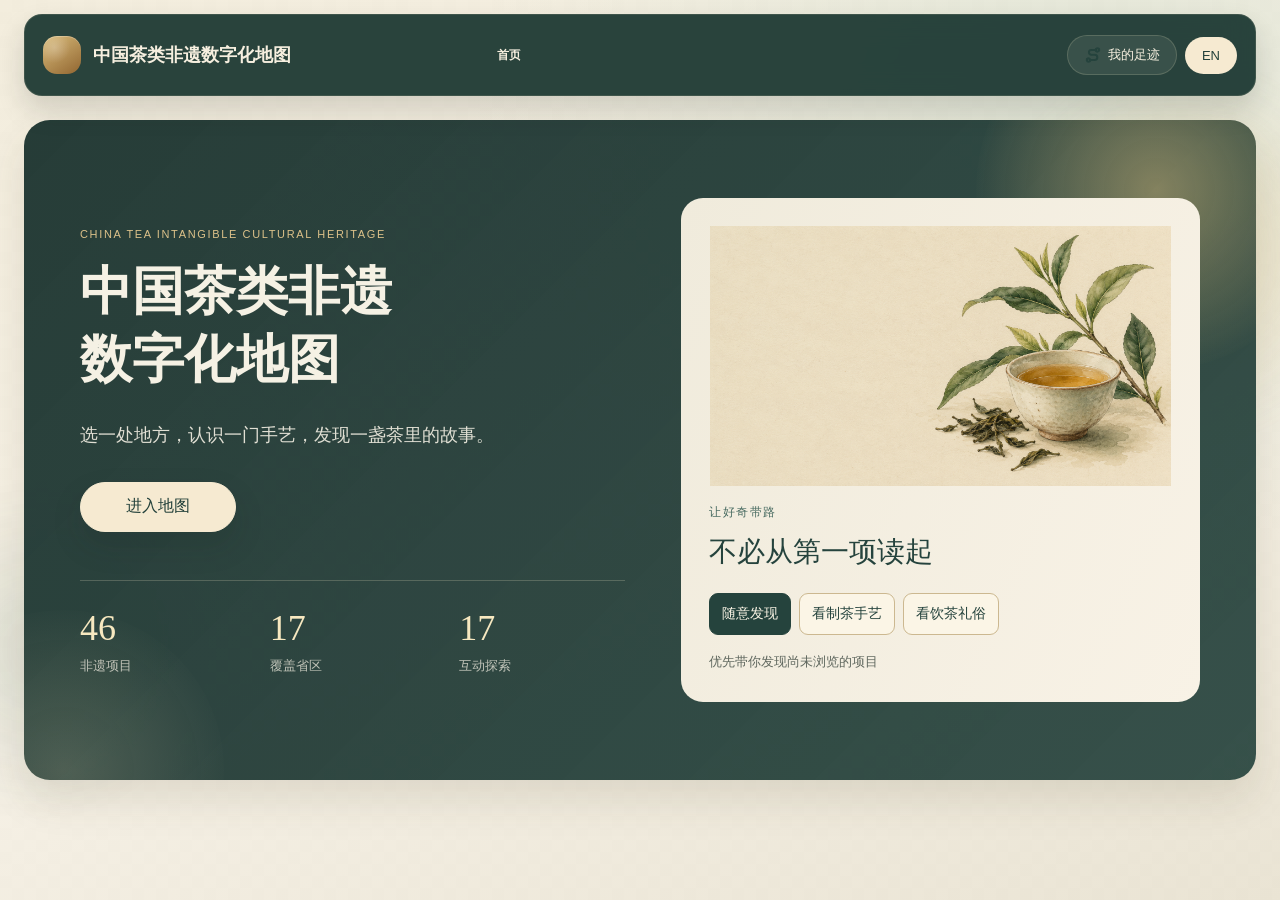
<file: index.html>
﻿<!DOCTYPE html>
<html lang="zh-CN">
<head>
  <meta name="robots" content="noindex,nofollow">
  <meta charset="UTF-8">
  <meta name="viewport" content="width=device-width, initial-scale=1.0">
  <title>中国茶类非遗数字化地图</title>
  <link rel="stylesheet" href="styles.css?v=b58bcf7135b9">
  <link rel="stylesheet" href="experience.css?v=8250c9bff6d0">
  <link rel="stylesheet" href="detail-experience.css?v=e8eceb5a2e3e">
  <link rel="stylesheet" href="zhejiang-experience.css?v=c16510ce0d60">
  <link rel="stylesheet" href="static-workflow.css?v=994aae9293f8">
</head>
<body>
  <div class="paper-noise"></div>
  <div class="page-ambient page-ambient-a" aria-hidden="true"></div>
  <div class="page-ambient page-ambient-b" aria-hidden="true"></div>

  <header class="site-header" id="siteHeader">
    <button class="brand-button" id="siteHomeButton" type="button">
      <span class="brand-emblem" aria-hidden="true"></span>
      <span class="brand-copy">
        <span class="brand-title" id="siteTitle">中国茶类非遗数字化地图</span>
      </span>
    </button>
    <nav class="breadcrumb" id="breadcrumb" aria-label="页面路径"></nav>
    <div class="site-actions">
      <button id="footprintsButton" class="header-button" type="button" data-explore-action="footprints">我的足迹</button>
      <button id="globalBackButton" class="header-button" type="button">返回</button>
      <button id="langToggle" class="header-button header-button-accent" type="button">EN</button>
    </div>
  </header>

  <main class="site-main">
    <header class="hero" id="landingShell">
      <div class="hero-copy">
        <p class="eyebrow" id="landingEyebrow">China Tea Intangible Cultural Heritage</p>
        <h1 id="landingTitle">中国茶类非遗数字化地图</h1>
        <p class="hero-subtitle" id="landingSubtitle">从全国地图出发，浏览不同地域的茶类非遗项目与文化脉络。</p>
        <div class="hero-actions">
          <button class="primary-link" id="enterMapButton" type="button">进入地图</button>
        </div>
        <div class="hero-stats" id="heroStats" aria-label="收录概览"></div>
      </div>
      <div class="hero-aside">
        <section class="discovery-entry" id="discoveryEntry" aria-label="探索茶文化"></section>
      </div>
    </header>

    <section class="stage-shell map-shell hidden" id="mapShell">
      <div class="page-head">
        <div>
          <p class="section-index" id="mapKicker">01 / 地图总览</p>
          <h2 id="mapTitle">在地图上浏览中国茶类非遗</h2>
          <p class="section-note" id="mapSummary">从全国分布开始，选择省份进入下一层浏览。</p>
        </div>
      </div>
      <div class="map-controls">
        <div class="map-browse-row">
        <div class="map-browse-toggle" id="mapBrowseToggle" aria-label="地图浏览方式">
          <button type="button" class="map-mode-button is-active" id="provinceBrowseButton" data-browse-mode="province">省份浏览</button>
          <button type="button" class="map-mode-button" id="projectBrowseButton" data-browse-mode="project">项目浏览</button>
        </div>
      </div>
      <div class="search-row" id="mapSearchRow">
        <div class="search-box">
          <input id="searchInput" type="search" aria-label="搜索项目名 / 省份 / 地区" placeholder="搜索项目名 / 省份 / 地区">
        </div>
      </div>
      </div>

      <div class="map-layout">
        <section class="map-panel">
          <div class="map-frame official-map-frame">
            <div class="map-stage official-map-stage" id="mapStage">
              <img class="map-reference-overlay hidden" id="referenceMapDebug" alt="中国行政区划参考底图，仅用于开发校准">
              <div class="map-toolbar" id="mapToolbar" aria-label="地图缩放控件">
                <button type="button" class="map-tool-button" id="zoomInButton">放大</button>
                <button type="button" class="map-tool-button" id="zoomOutButton">缩小</button>
                <button type="button" class="map-tool-button map-tool-reset" id="resetViewButton">复位</button>
                <div class="zoom-value" id="zoomValue">100%</div>
              </div>
              <p class="map-hint" id="mapHint"></p>
              <button type="button" class="map-inset-button" id="southSeaToggleButton">南海诸岛附图</button>
              <svg class="map-surface" id="officialMapSvg" viewBox="0 0 1000 760" aria-label="中国茶类非遗地图">
                <defs>
                  <linearGradient id="paperFill" x1="0" y1="0" x2="1" y2="1">
                    <stop offset="0%" stop-color="#fbf3dc"></stop>
                    <stop offset="100%" stop-color="#f2e5bc"></stop>
                  </linearGradient>
                  <pattern id="paperPattern" width="24" height="24" patternUnits="userSpaceOnUse">
                    <path d="M0 12 H24 M12 0 V24" stroke="rgba(162,133,84,0.05)" stroke-width="1"></path>
                  </pattern>
                  <filter id="softShadow" x="-20%" y="-20%" width="140%" height="140%">
                    <feDropShadow dx="0" dy="12" stdDeviation="14" flood-color="#6d5532" flood-opacity="0.16"></feDropShadow>
                  </filter>
                  <filter id="inkWobble" x="-8%" y="-8%" width="116%" height="116%">
                    <feTurbulence type="fractalNoise" baseFrequency="0.014" numOctaves="1" seed="6" result="noise"></feTurbulence>
                    <feDisplacementMap in="SourceGraphic" in2="noise" scale="0.9" xChannelSelector="R" yChannelSelector="G"></feDisplacementMap>
                  </filter>
                </defs>
                <rect x="0" y="0" width="1000" height="760" rx="40" fill="url(#paperFill)"></rect>
                <rect x="0" y="0" width="1000" height="760" rx="40" fill="url(#paperPattern)"></rect>
                <g id="decorLayer"></g>
                <g id="chinaShapeLayer"></g>
                <g id="provinceBorderLayer"></g>
                <g id="nationalBoundaryLayer"></g>
                <g id="provinceLabelLayer"></g>
                <g id="provinceButtonLayer"></g>
                <g id="specialRegionLayer"></g>
                <g id="projectMarkerSvgLayer"></g>
                <g id="southSeaInsetLayer"></g>
              </svg>
              <div class="south-sea-float-panel hidden" id="southSeaFloatPanel"></div>
            </div>
          </div>
          <div class="map-legend" id="mapLegend"></div>
        </section>

        <aside class="map-context-panel" id="mapContextPanel"></aside>
      </div>
    </section>

    <section class="stage-shell province-shell hidden" id="provinceShell">
      <div class="page-head">
        <div>
          <p class="section-index" id="provinceKicker">02 / 省份页面</p>
          <h2 id="provinceTitle">请选择一个省份</h2>
          <p class="section-note" id="provinceSummary">点击地图上的省份后，这里会显示该地区的代表性茶类非遗项目。</p>
        </div>
      </div>
      <div class="province-meta" id="provinceMeta"></div>
      <div class="secondary-filter-shell">
        <div class="section-index" id="filterToolbarTitle">辅助筛选</div>
        <div class="filter-group" id="teaTypeFilters"></div>
      </div>
      <div class="project-grid" id="projectGrid"></div>
    </section>

    <section class="stage-shell detail-shell hidden" id="detailShell">
      <article class="detail-panel" id="detailPanel"></article>
    </section>
    <section class="stage-shell hidden" id="exploreShell" tabindex="-1"></section>
  </main>
  <aside class="compare-tray hidden" id="compareTray" aria-label="项目对照栏"></aside>
  <div class="explore-notice" id="exploreNotice" role="status" aria-live="polite"></div>
  <dialog class="replace-dialog" id="replaceDialog" aria-labelledby="replaceDialogTitle"></dialog>

  <script src="data/tea_heritage_data.js?v=43588863e8b8"></script>
  <script src="assets/china_official_admin_v2.js?v=ce672e564ae5"></script>
  <script src="assets/map_compliance_meta.js?v=37e4c0b5af7a"></script>
  <script src="data/explore_assets.js?v=a8f262e3ea4f"></script>
  <script src="experience-core.js?v=ca1da5c7921d"></script>
  <script src="data/english_labels.js?v=56207ac2f5b4"></script>
  <script src="app.js?v=fccb576c2094"></script>
  <script src="sort-pointer.js?v=7837ca474dbf"></script>
  <script src="zhejiang-experience.js?v=82124162e1c8"></script>
  <script src="detail-experience.js?v=67ac63672241"></script>
  <script src="experience-render.js?v=0a4baf4b8172"></script>
  <script src="experience-ui.js?v=4c5f69abeb88"></script>
</body>
</html>
</file>
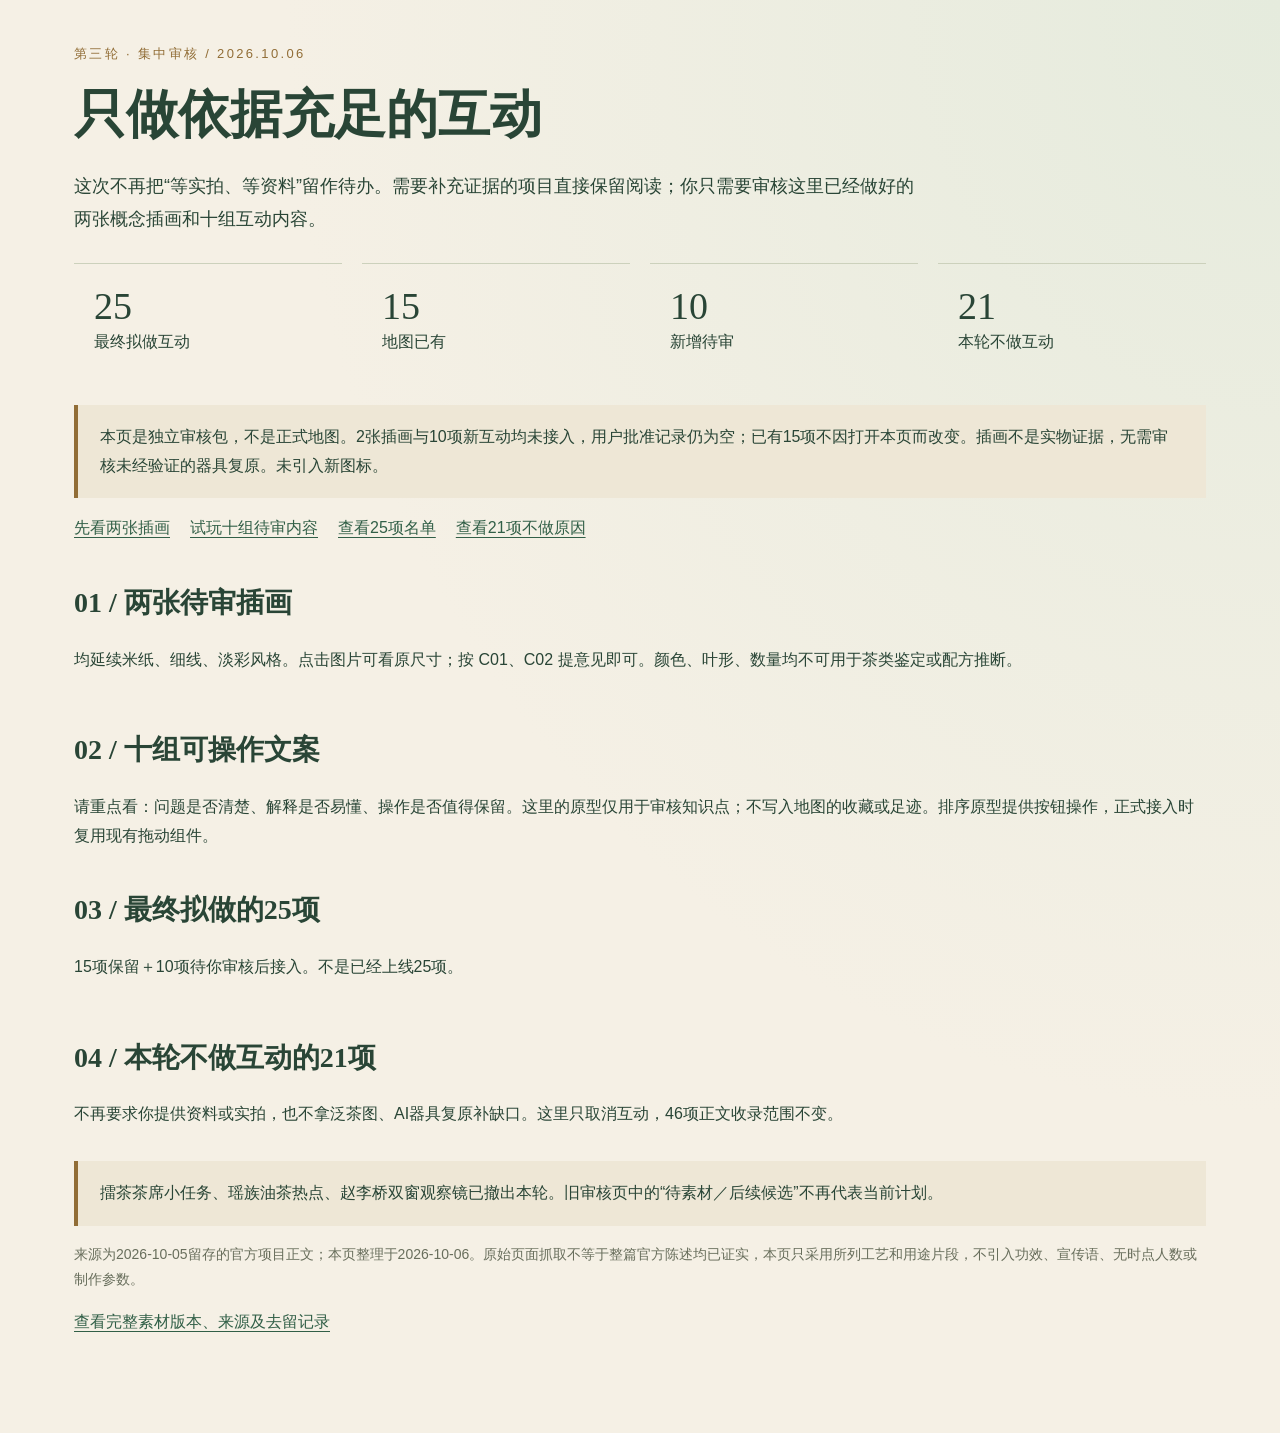
<file: scripts/round3_review_template.html>
<!doctype html>
<html lang="zh-CN"><head><meta charset="utf-8"><meta name="viewport" content="width=device-width,initial-scale=1"><title>第三轮 · 素材与互动统一审核</title>
<style>
:root{--paper:#f5f0e5;--ink:#294536;--muted:#686e5c;--edge:#ccd1bc;--gold:#916d36}*{box-sizing:border-box}body{margin:0;background:radial-gradient(ellipse at top right,#e5ebdd,transparent 55%),var(--paper);color:var(--ink);font:16px/1.8 "Microsoft YaHei",sans-serif}main{max-width:1180px;margin:auto;padding:42px 24px 80px}h1,h2,h3{font-family:"Noto Serif SC",SimSun,serif;line-height:1.4}h1{font-size:clamp(30px,5vw,52px);margin:14px 0}h2{font-size:28px;margin-top:40px}h3{font-size:22px}a{color:#315f47;text-underline-offset:4px}button,select{font:inherit;color:inherit;min-height:44px;border:1px solid #86977b;border-radius:8px;background:#fffdf7;padding:8px 14px;cursor:pointer}button:hover,button[aria-pressed=true]{background:#e4ecdc}button:focus-visible,a:focus-visible,select:focus-visible{outline:3px solid #9c7840;outline-offset:4px}button:disabled{opacity:.4;cursor:default}.kicker{letter-spacing:.18em;color:var(--gold);font-size:13px}.lead{max-width:850px;font-size:18px}.notice{padding:18px 22px;border-left:4px solid var(--gold);background:#eee7d6}.stats,.grid{display:grid;grid-template-columns:repeat(2,minmax(0,1fr));gap:20px}.stats{grid-template-columns:repeat(4,1fr);margin:28px 0}.stat{padding:20px;border-top:1px solid var(--edge)}.stat b{display:block;font:38px Georgia,serif}.card{border:1px solid var(--edge);border-radius:16px;background:#fffdf6;padding:24px;margin:22px 0;overflow-wrap:anywhere}.art img{display:block;width:100%;height:auto;border-radius:12px}.art{margin:0}.tag{font-size:13px;color:var(--gold)}.controls{display:flex;gap:10px;flex-wrap:wrap;margin:16px 0}.result{padding:16px 20px;background:#eff2e8;border-radius:8px;min-height:64px}.copy{padding:14px 0;border-top:1px solid var(--edge)}.copy h4{margin:4px 0}.copy p{margin:4px 0}.note{color:var(--muted);font-size:14px}.tablewrap{overflow:auto}table{border-collapse:collapse;width:100%;font-size:14px}td,th{padding:12px;text-align:left;border-bottom:1px solid var(--edge);vertical-align:top}.sortlist{padding:0;list-style:none}.sortlist li{display:flex;align-items:center;gap:10px;padding:12px;margin:8px 0;border:1px solid var(--edge);border-radius:10px}.sortlist strong{flex:1}.good{border:2px solid #466744!important}.wrong{border:2px dashed #9c642e!important}.matchrow{display:flex;justify-content:space-between;gap:16px;padding:12px 0;border-bottom:1px solid var(--edge)}.matchrow label{flex:1}nav{display:flex;gap:20px;flex-wrap:wrap}details summary{cursor:pointer;min-height:44px}.sr{position:absolute;clip-path:inset(50%);width:1px;height:1px;overflow:hidden}@media(max-width:680px){main{padding:24px 16px}.stats{grid-template-columns:repeat(2,1fr)}.grid{grid-template-columns:1fr}.card{padding:18px}.sortlist li{flex-wrap:wrap}.matchrow{display:block}.matchrow select{width:100%}td,th{min-width:110px}}
</style></head><body><main>
<div class="kicker">第三轮 · 集中审核 / 2026.10.06</div><h1>只做依据充足的互动</h1>
<p class="lead">这次不再把“等实拍、等资料”留作待办。需要补充证据的项目直接保留阅读；你只需要审核这里已经做好的两张概念插画和十组互动内容。</p>
<div class="stats"><div class="stat"><b>25</b>最终拟做互动</div><div class="stat"><b>15</b>地图已有</div><div class="stat"><b>10</b>新增待审</div><div class="stat"><b>21</b>本轮不做互动</div></div>
<p class="notice">本页是独立审核包，不是正式地图。2张插画与10项新互动均未接入，用户批准记录仍为空；已有15项不因打开本页而改变。插画不是实物证据，无需审核未经验证的器具复原。未引入新图标。</p>
<nav><a href="#art">先看两张插画</a><a href="#drafts">试玩十组待审内容</a><a href="#kept">查看25项名单</a><a href="#excluded">查看21项不做原因</a></nav>
<h2 id="art">01 / 两张待审插画</h2><p>均延续米纸、细线、淡彩风格。点击图片可看原尺寸；按 C01、C02 提意见即可。颜色、叶形、数量均不可用于茶类鉴定或配方推断。</p><div id="assets" class="grid"></div>
<h2 id="drafts">02 / 十组可操作文案</h2><p>请重点看：问题是否清楚、解释是否易懂、操作是否值得保留。这里的原型仅用于审核知识点；不写入地图的收藏或足迹。排序原型提供按钮操作，正式接入时复用现有拖动组件。</p><div id="draftCards"></div>
<h2 id="kept">03 / 最终拟做的25项</h2><p>15项保留＋10项待你审核后接入。不是已经上线25项。</p><div id="keepTable" class="tablewrap"></div>
<h2 id="excluded">04 / 本轮不做互动的21项</h2><p>不再要求你提供资料或实拍，也不拿泛茶图、AI器具复原补缺口。这里只取消互动，46项正文收录范围不变。</p><div id="excludeTable" class="tablewrap"></div>
<p class="notice">擂茶茶席小任务、瑶族油茶热点、赵李桥双窗观察镜已撤出本轮。旧审核页中的“待素材／后续候选”不再代表当前计划。</p>
<p class="note">来源为2026-10-05留存的官方项目正文；本页整理于2026-10-06。原始页面抓取不等于整篇官方陈述均已证实，本页只采用所列工艺和用途片段，不引入功效、宣传语、无时点人数或制作参数。</p>
<p><a href="审核清单.json">查看完整素材版本、来源及去留记录</a></p>
</main>
<script id="review-data" type="application/json">__REVIEW_DATA__</script>
<script>
'use strict';
const data=JSON.parse(document.getElementById('review-data').textContent);
const esc=s=>String(s??'').replace(/[&<>"']/g,c=>({'&':'&amp;','<':'&lt;','>':'&gt;','"':'&quot;',"'":'&#39;'}[c]));
const source=d=>`<a href="${esc(d.source_url)}" target="_blank" rel="noopener">本项目官方依据</a>`;
document.getElementById('assets').innerHTML=data.assets.map(a=>`<article class="card art"><div class="tag">${a.id} · v${a.version} · 待审核，未接入</div><h3>${esc(a.title)}</h3><a href="${esc(a.path)}" target="_blank" rel="noopener"><img src="${esc(a.path)}" width="1448" height="1086" alt="${esc(a.title)}，AI辅助概念插画，非现场照片"></a><p>${esc(a.purpose)}</p><p class="note">拟用项目：${a.item_ids.map(id=>esc(data.projects.find(p=>p.item_id===id).name)).join('；')}</p><p>${a.source_urls.map((url,i)=>`<a href="${esc(url)}" target="_blank" rel="noopener">官方依据${i+1}</a>`).join(' · ')}</p><details><summary>查看版本与生成约束</summary><p>${esc(a.prompt_summary)}</p><p>工具：内置图片生成工具；批准状态：未批准。</p></details></article>`).join('');
const states=new Map(data.drafts.map(d=>[d.item_id,{selected:-1,choice:-1,open:false,order:d.units.map((_,i)=>i).reverse(),checked:false,matches:{}}]));
function buttons(d,action,labels){return labels.map((label,i)=>`<button type="button" data-action="${action}" data-index="${i}">${esc(label)}</button>`).join('');}
function copies(d){return d.units.map(u=>`<div class="copy"><h4>${esc(u.title)}</h4><p>${esc(u.text)}</p></div>`).join('');}
function body(d,s){
 let out='';
 if(d.type==='quiz')out=`<h4>${esc(d.question)}</h4><div class="controls">${buttons(d,'guess',d.options)}</div><p class="result" role="status">${s.choice<0?'你觉得是哪一个？先猜猜看，或直接往下找答案。':esc(s.choice===d.answer?d.correct_feedback:d.incorrect_feedback)}</p>`;
 else if(d.type==='sequence')out=`<ol class="sortlist">${s.order.map((u,i)=>`<li class="${s.checked?(u===i?'good':'wrong'):''}"><span>${i+1}</span><strong>${esc(d.units[u].title)}</strong><button type="button" data-action="up" data-index="${i}" ${i===0?'disabled':''}>上移</button><button type="button" data-action="down" data-index="${i}" ${i===s.order.length-1?'disabled':''}>下移</button>${s.checked?`<span>${u===i?'位置正确':'此位置需调整'}</span>`:''}</li>`).join('')}</ol><button type="button" data-action="check">检查顺序</button><p class="result" role="status">${s.checked?(s.order.every((u,i)=>u===i)?'排对了！这四个环节就是这样衔接的。':'还有几张卡片没找到位置，换一换再看看。'):'这四步谁先谁后？排好后点“检查顺序”看看。'}</p>`;
 else if(d.type==='match')out=`<p>这些动作名称挺有画面感，试着找找它们对应的工序。</p>${d.units.map((u,i)=>`<div class="matchrow"><label for="m-${i}">${esc(u.title)}</label><select id="m-${i}" data-match="${i}"><option value="">请选择</option>${[2,0,3,1].map(n=>`<option value="${n}" ${String(s.matches[i])===String(n)?'selected':''}>${esc(d.units[n].text)}</option>`).join('')}</select></div>`).join('')}<div class="controls"><button type="button" data-action="check">检查配对</button></div><p class="result" role="status">${s.checked?d.units.map((u,i)=>esc(u.title)+'：'+(s.matches[i]==null?'还没选，试试看':Number(s.matches[i])===i?'配对了':'这一对再想想')).join('；'):'选好后看看有没有配对，也可以直接展开下面的解释。'}</p>`;
 else out=`<div class="controls">${buttons(d,'select',d.units.map(u=>u.title))}</div><div class="result" role="status">${s.selected<0?'想先了解哪一段？点开看看。':`<strong>${esc(d.units[s.selected].title)}</strong><p>${esc(d.units[s.selected].text)}</p>`}</div>${d.type==='cycle'?'<div class="controls"><button type="button" data-action="next">看下一个／回到起点</button></div>':''}`;
 return out+`<div class="controls"><button type="button" data-action="all">${s.open?'收起解释':'看看完整解释'}</button><button type="button" data-action="reset">重新尝试</button></div>${s.open?copies(d):''}`;
}
document.getElementById('draftCards').innerHTML=data.drafts.map((d,i)=>`<article class="card" id="${d.item_id}" data-item="${d.item_id}"><div class="tag">D${String(i+1).padStart(2,'0')} · ${esc(d.type_label)} · 待审核</div><h3>${esc(d.name)}</h3><h4>${esc(d.title)}</h4><div class="prototype">${body(d,states.get(d.item_id))}</div><p class="note">边界：${esc(d.note)}</p><p>${source(d)} · <span class="note">每张卡的解释及答案均绑定此项目页</span></p></article>`).join('');
document.getElementById('draftCards').addEventListener('click',event=>{
 const b=event.target.closest('button[data-action]');if(!b)return;const card=b.closest('[data-item]'),d=data.drafts.find(d=>d.item_id===card.dataset.item),s=states.get(d.item_id),a=b.dataset.action,i=Number(b.dataset.index);
 if(a==='guess'){s.choice=i;s.open=true;}if(a==='select')s.selected=i;if(a==='next')s.selected=(s.selected+1)%d.units.length;
 if(a==='all')s.open=!s.open;if(a==='check')s.checked=true;
 if(a==='up'||a==='down'){const j=i+(a==='up'?-1:1);if(j>=0&&j<s.order.length)[s.order[i],s.order[j]]=[s.order[j],s.order[i]];s.checked=false;}
 if(a==='reset')Object.assign(s,{selected:-1,choice:-1,open:false,order:d.units.map((_,i)=>i).reverse(),checked:false,matches:{}});
 const host=card.querySelector('.prototype');host.innerHTML=body(d,s);
 const focus=host.querySelector(`[data-action="${a}"]${b.dataset.index!==undefined?`[data-index="${i}"]`:''}`);if(focus&&!focus.disabled)focus.focus({preventScroll:true});
});
document.getElementById('draftCards').addEventListener('change',event=>{const select=event.target.closest('[data-match]');if(!select)return;const card=select.closest('[data-item]'),s=states.get(card.dataset.item);s.matches[select.dataset.match]=select.value===''?null:Number(select.value);s.checked=false;card.querySelector('.result').textContent='已经换好啦，点“检查配对”再看看。';});
function table(rows,excluded){return `<table><thead><tr><th>项目／地区</th><th>${excluded?'本轮不做原因':'交互形式'}</th><th>状态与来源</th></tr></thead><tbody>${rows.map(r=>`<tr><td>${esc(r.name)}<br><small>${esc(r.province)} · ${r.item_id}</small></td><td>${esc(excluded?r.reason:r.type)}${excluded?'<p class="note">原素材缺口：'+esc(r.exclusion_materials)+'</p>':''}</td><td>${esc(r.status)}<br>${source(r)}${!excluded&&r.status.startsWith('待审')?`<br><a href="#${r.item_id}">查看待审内容</a>`:''}</td></tr>`).join('')}</tbody></table>`;}
document.getElementById('keepTable').innerHTML=table(data.projects.filter(p=>p.planned_interaction),false);
document.getElementById('excludeTable').innerHTML=table(data.projects.filter(p=>!p.planned_interaction),true);
</script></body></html>
</file>
<file: styles.css>
:root {
  --bg: #f5e8bd;
  --paper: #fbf5e6;
  --paper-deep: #f0e0ba;
  --ink: #213733;
  --muted: #5f675e;
  --accent: #8f6131;
  --accent-soft: #d6b27a;
  --green-deep: #25433d;
  --green: #486b61;
  --line: #ccb890;
  --shadow: 0 20px 40px rgba(77, 63, 34, 0.12);
  --shadow-soft: 0 12px 24px rgba(53, 44, 24, 0.1);
  --header-h: 82px;
  --header-h-compact: 66px;
  --map-stage-h: clamp(600px, 45vw, 640px);
  --map-frame-pad: 14px;
  --map-frame-h: calc(var(--map-stage-h) + (var(--map-frame-pad) * 2));
  --shell-w: min(1380px, calc(100vw - 48px));
  --serif: "STSong", "Songti SC", "Noto Serif SC", "Source Han Serif SC", serif;
  --sans: "Microsoft YaHei", "PingFang SC", "Noto Sans SC", sans-serif;
}

* { box-sizing: border-box; }
html { scroll-behavior: smooth; }
body {
  margin: 0;
  font-family: var(--sans);
  color: var(--ink);
  background:
    radial-gradient(circle at 20% 18%, rgba(255,255,255,0.34), transparent 18%),
    radial-gradient(circle at 82% 8%, rgba(255,255,255,0.2), transparent 18%),
    linear-gradient(180deg, #f2e2ab 0%, #f5e9c8 22%, #f2e7cf 100%);
  min-height: 100vh;
  overflow-x: hidden;
}

button,
input,
textarea,
select {
  font: inherit;
}

.paper-noise,
.page-ambient {
  position: fixed;
  inset: 0;
  pointer-events: none;
}

.paper-noise {
  opacity: 0.14;
  background-image:
    linear-gradient(45deg, rgba(140,111,59,0.06) 25%, transparent 25%),
    linear-gradient(-45deg, rgba(140,111,59,0.06) 25%, transparent 25%),
    linear-gradient(45deg, transparent 75%, rgba(140,111,59,0.06) 75%),
    linear-gradient(-45deg, transparent 75%, rgba(140,111,59,0.06) 75%);
  background-size: 24px 24px;
  background-position: 0 0, 0 12px, 12px -12px, -12px 0;
}

.page-ambient {
  z-index: 0;
}

.page-ambient-a::before,
.page-ambient-b::before {
  content: "";
  position: absolute;
  border-radius: 50%;
  filter: blur(18px);
  opacity: 0.7;
  animation: drift 16s ease-in-out infinite alternate;
}

.page-ambient-a::before {
  width: 360px;
  height: 360px;
  top: 72px;
  right: -80px;
  background: radial-gradient(circle, rgba(227, 197, 136, 0.55), transparent 72%);
}

.page-ambient-b::before {
  width: 320px;
  height: 320px;
  left: -120px;
  bottom: 10vh;
  background: radial-gradient(circle, rgba(56, 98, 86, 0.18), transparent 74%);
  animation-duration: 20s;
}

.site-header {
  position: fixed;
  top: 14px;
  left: 50%;
  transform: translateX(-50%);
  width: var(--shell-w);
  min-height: var(--header-h);
  display: grid;
  grid-template-columns: minmax(280px, 0.95fr) minmax(0, 1.2fr) auto;
  gap: 14px;
  align-items: center;
  padding: 12px 18px;
  border-radius: 24px;
  background: rgba(29, 52, 48, 0.8);
  border: 1px solid rgba(255, 240, 208, 0.1);
  box-shadow: 0 14px 28px rgba(32, 37, 29, 0.16);
  backdrop-filter: blur(14px);
  z-index: 20;
  transition:
    min-height .22s ease,
    padding .22s ease,
    border-radius .22s ease,
    background-color .22s ease,
    box-shadow .22s ease,
    top .22s ease;
}

body[data-nav-mode="compact"] .site-header {
  min-height: var(--header-h-compact);
  padding: 9px 14px;
  border-radius: 20px;
  background: rgba(29, 52, 48, 0.72);
  box-shadow: 0 10px 20px rgba(32, 37, 29, 0.14);
}

.brand-button {
  display: inline-flex;
  align-items: center;
  gap: 12px;
  border: 0;
  padding: 0;
  color: #f6efdf;
  background: transparent;
  cursor: pointer;
  text-align: left;
}

.brand-emblem {
  width: 38px;
  height: 38px;
  border-radius: 14px;
  flex: 0 0 auto;
  background:
    radial-gradient(circle at 30% 30%, rgba(255,255,255,0.24), transparent 42%),
    linear-gradient(145deg, rgba(229, 197, 129, 0.95), rgba(152, 104, 49, 0.95));
  box-shadow: inset 0 1px 0 rgba(255,255,255,0.25);
}

.brand-copy {
  display: flex;
  flex-direction: column;
  gap: 2px;
  min-width: 0;
}

.brand-title,
.brand-subtitle {
  display: block;
  min-width: 0;
  overflow: hidden;
  text-overflow: ellipsis;
  white-space: nowrap;
}

.brand-title {
  font-family: var(--serif);
  font-size: 19px;
  font-weight: 700;
  transition: font-size .22s ease;
}

.brand-subtitle {
  color: rgba(246, 239, 223, 0.72);
  font-size: 11px;
  letter-spacing: 0.08em;
  text-transform: uppercase;
  transition: opacity .22s ease, transform .22s ease;
}

body[data-nav-mode="compact"] .brand-emblem {
  width: 32px;
  height: 32px;
  border-radius: 12px;
}

body[data-nav-mode="compact"] .brand-title {
  font-size: 17px;
}

body[data-nav-mode="compact"] .brand-subtitle {
  opacity: 0;
  transform: translateY(-4px);
  max-height: 0;
  overflow: hidden;
}

.breadcrumb {
  display: flex;
  flex-wrap: wrap;
  align-items: center;
  gap: 7px;
  min-height: 28px;
}

.crumb-link,
.crumb-current {
  border-radius: 999px;
  font-size: 12px;
  line-height: 1.2;
}

.crumb-link {
  border: 1px solid rgba(255, 240, 208, 0.14);
  background: rgba(255, 244, 225, 0.08);
  color: rgba(246, 239, 223, 0.88);
  padding: 6px 11px;
  cursor: pointer;
  transition: transform .2s ease, background-color .2s ease, border-color .2s ease;
}

.crumb-link:hover {
  transform: translateY(-1px);
  background: rgba(255, 244, 225, 0.14);
  border-color: rgba(255, 240, 208, 0.22);
}

.crumb-current {
  padding: 6px 0;
  color: #f6efdf;
  font-weight: 700;
}

body[data-nav-mode="compact"] .breadcrumb {
  gap: 6px;
  min-height: 24px;
}

body[data-nav-mode="compact"] .crumb-link,
body[data-nav-mode="compact"] .crumb-current {
  font-size: 11px;
}

body[data-nav-mode="compact"] .crumb-link {
  padding: 5px 9px;
}

.crumb-separator {
  color: rgba(246, 239, 223, 0.44);
  font-size: 12px;
}

.site-actions {
  display: flex;
  align-items: center;
  gap: 8px;
}

.header-button,
.primary-link,
.empty-button,
.filter-chip,
.province-pill,
.project-card,
.detail-media-link {
  transition:
    transform .22s ease,
    box-shadow .22s ease,
    background-color .22s ease,
    border-color .22s ease,
    color .22s ease,
    opacity .22s ease;
}

.header-button,
.primary-link,
.empty-button {
  border-radius: 999px;
  padding: 10px 16px;
  font-size: 13px;
  cursor: pointer;
}

.header-button {
  border: 1px solid rgba(255, 240, 208, 0.16);
  background: rgba(255, 244, 225, 0.08);
  color: #f6efdf;
}

.header-button-accent {
  border-color: transparent;
  background: #f6ead1;
  color: #22403a;
}

body[data-nav-mode="compact"] .header-button {
  padding: 8px 13px;
  font-size: 12px;
}

.header-button:hover,
.primary-link:hover,
.filter-chip:hover,
.province-pill:hover,
.project-card:hover,
.empty-button:hover,
.detail-media-link:hover {
  transform: translateY(-2px);
}

.header-button.is-hidden {
  display: none;
}

.site-main {
  position: relative;
  z-index: 1;
  padding: calc(var(--header-h) + 38px) 0 40px;
}

body[data-nav-mode="compact"] .site-main {
  padding-top: calc(var(--header-h-compact) + 30px);
}

.hero,
.stage-shell {
  width: var(--shell-w);
  margin: 0 auto 28px;
}

.hero {
  display: grid;
  grid-template-columns: minmax(0, 1.12fr) minmax(320px, 0.88fr);
  gap: 24px;
  align-items: stretch;
  min-height: calc(100vh - var(--header-h) - 76px);
  padding: 40px;
  border-radius: 36px;
  background: linear-gradient(135deg, rgba(29,52,48,0.96), rgba(34,64,58,0.9));
  color: #f5f1e4;
  box-shadow: var(--shadow);
  position: relative;
  overflow: hidden;
}

.hero::before,
.hero::after {
  content: "";
  position: absolute;
  border-radius: 999px;
  pointer-events: none;
}

.hero::before {
  width: 360px;
  height: 360px;
  right: -80px;
  top: -110px;
  background: radial-gradient(circle, rgba(223,192,126,0.48), transparent 72%);
}

.hero::after {
  width: 320px;
  height: 320px;
  left: -120px;
  bottom: -150px;
  background: radial-gradient(circle, rgba(255,238,189,0.16), transparent 74%);
}

.hero-copy,
.hero-aside {
  position: relative;
  z-index: 1;
}

.hero-copy {
  display: flex;
  flex-direction: column;
  justify-content: center;
  max-width: 760px;
}

.hero-copy > * {
  animation: riseIn .68s ease both;
}

.hero-copy > :nth-child(2) { animation-delay: .06s; }
.hero-copy > :nth-child(3) { animation-delay: .12s; }
.hero-copy > :nth-child(4) { animation-delay: .18s; }
.hero-copy > :nth-child(5) { animation-delay: .24s; }

.eyebrow,
.section-index {
  margin: 0 0 12px;
  text-transform: uppercase;
  letter-spacing: 0.18em;
  font-size: 12px;
  color: #ddc28a;
}

.hero h1,
.page-head h2,
.map-context-panel h3,
.detail-section h3,
.hero-panel h2,
.detail-title {
  margin: 0;
  font-family: var(--serif);
  font-weight: 700;
  line-height: 1.1;
}

.hero h1 {
  font-size: clamp(46px, 6vw, 78px);
  max-width: 720px;
}

.hero-subtitle,
.hero-lead,
.section-note,
.map-source-note,
.official-note-block p,
.hero-panel-body {
  line-height: 1.8;
  font-size: 16px;
}

.hero-subtitle {
  margin: 18px 0 0;
  color: rgba(245,241,228,0.9);
  font-size: 19px;
}

.hero-lead {
  margin: 14px 0 0;
  max-width: 640px;
  color: rgba(245,241,228,0.74);
}

.hero-actions {
  display: flex;
  flex-wrap: wrap;
  gap: 14px;
  margin-top: 30px;
}

.primary-link {
  color: #22403a;
  background: #f6ead1;
  border: 1px solid #f6ead1;
  box-shadow: 0 14px 30px rgba(17, 28, 24, 0.16);
}

.primary-link:hover {
  box-shadow: 0 20px 36px rgba(17, 28, 24, 0.2);
}

.hero-aside {
  display: grid;
  grid-template-rows: minmax(0, 1fr) auto;
  gap: 18px;
}

.hero-panel,
.hero-stats-panel {
  padding: 24px;
  border-radius: 28px;
  background: linear-gradient(180deg, rgba(245,235,208,0.16), rgba(245,235,208,0.05));
  border: 1px solid rgba(255,240,208,0.12);
  box-shadow: inset 0 1px 0 rgba(255,255,255,0.08);
}

.hero-panel {
  display: grid;
  align-content: start;
  gap: 10px;
}

.hero-panel h2 {
  font-size: clamp(28px, 3vw, 38px);
  color: #f7ecd4;
}

.hero-panel-body,
.official-note-block p {
  margin: 0;
  color: rgba(245,241,228,0.84);
}

.official-tags {
  display: flex;
  flex-wrap: wrap;
  gap: 10px;
  margin-top: 6px;
}

.official-tags span {
  padding: 8px 12px;
  border-radius: 999px;
  background: rgba(246,228,178,0.12);
  border: 1px solid rgba(246,228,178,0.16);
  font-size: 13px;
  color: #f6ebcf;
}

.hero-stats-panel {
  display: grid;
  gap: 14px;
}

.hero-stats {
  display: grid;
  grid-template-columns: repeat(auto-fit, minmax(132px, 1fr));
  gap: 12px;
}

.stat-card {
  min-width: 0;
  padding: 16px 16px 18px;
  border-radius: 20px;
  background: rgba(255,247,229,0.08);
  border: 1px solid rgba(255,240,208,0.1);
}

.stat-value {
  font-family: var(--serif);
  font-size: 30px;
  color: #f7e8c0;
}

.stat-label {
  margin-top: 4px;
  font-size: 13px;
  color: rgba(247,241,229,0.72);
}

.stage-shell {
  background: rgba(251,245,230,0.88);
  border: 1px solid rgba(204,184,144,0.7);
  border-radius: 30px;
  padding: 28px;
  box-shadow: var(--shadow);
  scroll-margin-top: calc(var(--header-h-compact) + 28px);
}

.page-head {
  display: flex;
  justify-content: space-between;
  align-items: end;
  gap: 18px;
  margin-bottom: 18px;
}

.page-head h2 {
  font-size: clamp(30px, 4vw, 46px);
}

.page-head .section-note {
  max-width: 760px;
  color: var(--muted);
  margin-top: 12px;
}

.province-shell,
.detail-shell {
  padding-top: 24px;
}

.province-shell .section-index,
.detail-shell .section-index {
  margin-bottom: 8px;
}

.province-shell .page-head,
.detail-shell .page-head {
  margin-bottom: 12px;
}

.province-shell .page-head .section-note,
.detail-shell .page-head .section-note {
  margin-top: 8px;
  max-width: 700px;
}

.search-row {
  display: flex;
  justify-content: flex-end;
  margin-bottom: 18px;
}

.map-browse-row {
  display: flex;
  align-items: center;
  justify-content: flex-start;
  gap: 12px;
  margin-bottom: 18px;
  flex-wrap: wrap;
}

.map-browse-toggle {
  display: inline-flex;
  align-items: center;
  gap: 8px;
  padding: 8px;
  border-radius: 999px;
  background: rgba(255, 251, 243, 0.9);
  border: 1px solid rgba(204,184,144,0.72);
  box-shadow: inset 0 1px 0 rgba(255,255,255,0.56);
}

.map-mode-button,
.map-side-button,
.map-inset-button {
  border-radius: 999px;
  border: 1px solid rgba(122,106,82,0.16);
  background: rgba(255, 251, 243, 0.96);
  color: var(--ink);
  cursor: pointer;
  font-size: 13px;
  padding: 10px 16px;
  transition:
    transform .22s ease,
    box-shadow .22s ease,
    background-color .22s ease,
    border-color .22s ease,
    color .22s ease;
}

.map-mode-button.is-active,
.map-side-button,
.map-inset-button {
  background: #22403a;
  color: #fff7e7;
  border-color: transparent;
  box-shadow: 0 12px 22px rgba(35, 65, 59, 0.16);
}

.map-mode-button:hover,
.map-side-button:hover,
.map-inset-button:hover {
  transform: translateY(-2px);
}

.search-box {
  width: min(420px, 100%);
}

.search-box input {
  width: 100%;
  padding: 16px 18px;
  border-radius: 999px;
  border: 1px solid var(--line);
  background: rgba(255,252,243,0.9);
  font-size: 15px;
  color: var(--ink);
  outline: none;
  box-shadow: inset 0 1px 0 rgba(255,255,255,0.52);
}

.search-box input:focus {
  border-color: rgba(143, 97, 49, 0.45);
  box-shadow: 0 0 0 3px rgba(143, 97, 49, 0.08);
}

.filter-group {
  display: flex;
  flex-wrap: wrap;
  gap: 10px;
}

.filter-chip,
.province-pill {
  border: 1px solid rgba(122,106,82,0.18);
  background: #fffaf0;
  color: var(--ink);
  border-radius: 999px;
  padding: 10px 16px;
  cursor: pointer;
  font-size: 14px;
}

.filter-chip.is-active,
.province-pill.is-active {
  color: #fff9eb;
  border-color: transparent;
  box-shadow: 0 12px 24px rgba(44,60,46,0.18);
}

.map-layout {
  display: grid;
  grid-template-columns: minmax(0, 1.35fr) minmax(316px, 0.75fr);
  gap: 18px;
  align-items: start;
}

.map-panel {
  display: grid;
  gap: 12px;
  align-content: start;
  min-width: 0;
}

.map-frame,
.detail-panel,
.map-context-panel {
  background: linear-gradient(180deg, rgba(255,252,244,0.92), rgba(244,234,209,0.92));
  border: 1px solid rgba(204,184,144,0.82);
  border-radius: 28px;
  box-shadow: inset 0 1px 0 rgba(255,255,255,0.5), var(--shadow-soft);
}

.map-frame {
  padding: var(--map-frame-pad);
  height: var(--map-frame-h);
}

.official-map-stage {
  position: relative;
  min-height: var(--map-stage-h);
  height: var(--map-stage-h);
  border-radius: 22px;
  overflow: hidden;
  background: linear-gradient(180deg, rgba(251,249,243,0.98), rgba(246,241,226,0.98));
  cursor: grab;
  touch-action: none;
}

.map-reference-overlay {
  position: absolute;
  inset: 22px;
  width: calc(100% - 44px);
  height: calc(100% - 44px);
  object-fit: contain;
  opacity: 0.22;
  mix-blend-mode: multiply;
  pointer-events: none;
  z-index: 1;
}

.map-surface {
  position: relative;
  width: 100%;
  height: auto;
  display: block;
  z-index: 2;
}

.official-map-stage.is-dragging {
  cursor: grabbing;
}

.map-toolbar {
  position: absolute;
  top: 16px;
  right: 16px;
  display: flex;
  align-items: center;
  gap: 6px;
  padding: 8px;
  border-radius: 18px;
  background: rgba(255,252,244,0.92);
  border: 1px solid rgba(184,162,118,0.48);
  box-shadow: 0 10px 24px rgba(72, 60, 34, 0.12);
  z-index: 3;
}

.map-tool-button {
  border: 1px solid rgba(122,106,82,0.16);
  background: #fffaf0;
  color: #2b3a34;
  border-radius: 999px;
  padding: 8px 13px;
  cursor: pointer;
  font-size: 12px;
}

.map-tool-button:disabled {
  opacity: 0.45;
  cursor: not-allowed;
}

.map-tool-reset {
  background: #23413b;
  color: #fff7e7;
  border-color: transparent;
}

.zoom-value {
  min-width: 54px;
  text-align: center;
  font-size: 12px;
  color: #5a4e3f;
  font-weight: 700;
}

.map-hint {
  position: absolute;
  left: 16px;
  top: 16px;
  max-width: 332px;
  margin: 0;
  padding: 9px 12px;
  border-radius: 16px;
  background: rgba(255,252,244,0.86);
  border: 1px solid rgba(184,162,118,0.36);
  color: #5f675e;
  line-height: 1.55;
  font-size: 12px;
  z-index: 3;
}

.map-inset-button {
  position: absolute;
  right: 16px;
  bottom: 16px;
  z-index: 4;
  display: inline-flex;
  align-items: center;
  gap: 8px;
  padding: 9px 13px;
}

.map-inset-button-glyph {
  width: 10px;
  height: 10px;
  border-radius: 50%;
  flex: 0 0 auto;
  background: radial-gradient(circle at 35% 35%, rgba(255,255,255,0.7), transparent 40%), #ddc28a;
  box-shadow: 0 0 0 3px rgba(255,255,255,0.08);
}

.south-sea-float-panel {
  position: absolute;
  right: 16px;
  bottom: 58px;
  width: min(270px, calc(100% - 32px));
  max-height: 350px;
  border-radius: 22px;
  background: linear-gradient(180deg, rgba(255,252,244,0.96), rgba(244,234,209,0.96));
  border: 1px solid rgba(204,184,144,0.76);
  box-shadow: 0 18px 36px rgba(72, 60, 34, 0.18);
  z-index: 4;
  overflow: hidden;
}

.south-sea-float-scroll {
  display: grid;
  gap: 10px;
  max-height: 100%;
  overflow: auto;
  padding: 14px;
}

.south-sea-float-head {
  display: flex;
  align-items: center;
  justify-content: space-between;
  gap: 8px;
}

.south-sea-float-head h3 {
  font-size: 22px;
  line-height: 1.12;
}

.south-sea-float-copy {
  margin: 0;
  line-height: 1.7;
  color: var(--muted);
}

.decor-ribbon,
.decor-river,
.decor-lake {
  display: none;
}

.province-shape {
  vector-effect: non-scaling-stroke;
  fill: var(--province-fill, #f5e9cc);
  stroke: rgba(255, 250, 240, 0.9);
  stroke-width: 1.4;
  stroke-linejoin: round;
  transition: fill .22s ease, stroke .22s ease, filter .22s ease, opacity .22s ease;
}

.province-shape.reference-mode {
  stroke: #31403a;
  stroke-width: 1.2;
  stroke-linecap: round;
  stroke-linejoin: round;
  filter: url(#inkWobble);
  pointer-events: none;
}

body[data-map-province-entry="enabled"] .province-shape.reference-mode.is-interactive {
  pointer-events: auto;
  cursor: pointer;
}

body[data-map-province-hover="enabled"] .province-shape.reference-mode.is-interactive:hover {
  fill: var(--province-fill, #f5e9cc);
}

.province-shape.has-data {
  stroke: rgba(255, 250, 240, 0.92);
}

.province-shape.is-active {
  fill: var(--province-fill-active, #ead6a6);
  stroke: #5a4327;
  stroke-width: 1.4;
  filter: url(#softShadow);
}

.province-shape.reference-mode.is-active {
  fill: var(--province-fill, #f5e9cc);
  stroke: #31403a;
  stroke-width: 1.2;
  filter: url(#inkWobble);
}

.province-boundary-line {
  vector-effect: non-scaling-stroke;
  fill: none;
  stroke-linecap: round;
  stroke-linejoin: round;
  opacity: 0.96;
  pointer-events: none;
}

.national-boundary-line {
  stroke: #312b24;
  stroke-width: 2.2;
}

.internal-boundary-line {
  stroke: rgba(82, 76, 66, 0.82);
  stroke-width: 1.15;
}

body[data-map-mode="reference-calibrated-handdrawn"] .south-sea-islands {
  stroke: #31403a;
  stroke-width: 1.2;
  stroke-linecap: round;
  stroke-linejoin: round;
  filter: url(#inkWobble);
}

.province-label {
  font-size: 16px;
  font-family: var(--sans);
  font-weight: 700;
  fill: #2d302a;
  paint-order: stroke;
  stroke: rgba(255,255,255,0.96);
  stroke-width: 4;
  stroke-linejoin: round;
}

.province-count {
  font-size: 13px;
  font-family: var(--sans);
  fill: #655846;
  paint-order: stroke;
  stroke: rgba(255,255,255,0.96);
  stroke-width: 3;
}

.special-region-badge {
  cursor: pointer;
}

.special-region-pill {
  fill: rgba(255,252,244,0.94);
  stroke: rgba(120,102,74,0.22);
  stroke-width: 1.1;
}

.special-region-name {
  font-size: 14px;
  font-weight: 700;
  fill: #33403b;
}

.special-region-count {
  font-size: 12px;
  fill: #7a6850;
}

.special-region-badge.is-active .special-region-pill {
  fill: rgba(233, 212, 148, 0.96);
  stroke: #8f6131;
}

#southSeaInsetLayer {
  pointer-events: none;
}

#provinceButtonLayer {
  pointer-events: none;
}

.south-sea-frame {
  fill: rgba(255, 252, 244, 0.94);
  stroke: rgba(143, 97, 49, 0.42);
  stroke-width: 1.2;
}

.south-sea-inner {
  fill: rgba(248, 241, 224, 0.72);
  stroke: rgba(184, 162, 118, 0.32);
  stroke-width: 1;
}

.south-sea-title {
  font-size: 13px;
  font-weight: 700;
  fill: #31403a;
}

.south-sea-divider {
  stroke: rgba(154, 133, 96, 0.55);
  stroke-width: 1;
  stroke-dasharray: 4 4;
}

.south-sea-islands {
  fill: rgba(240, 225, 190, 0.9);
  stroke: #41382f;
  stroke-width: 0.9;
  stroke-linejoin: round;
  vector-effect: non-scaling-stroke;
}

.reference-special-region {
  pointer-events: none;
}

.reference-special-region-shape {
  fill: var(--reference-region-fill, #f5e9cc);
  stroke: #31403a;
  stroke-width: 1.2;
  stroke-linecap: round;
  stroke-linejoin: round;
  vector-effect: non-scaling-stroke;
  filter: url(#inkWobble);
}

body[data-map-province-entry="enabled"] .reference-special-region.is-interactive {
  pointer-events: auto;
  cursor: pointer;
}

body[data-map-province-hover="enabled"] .reference-special-region.is-interactive:hover .reference-special-region-shape,
.reference-special-region.is-active .reference-special-region-shape {
  fill: var(--reference-region-fill-active, var(--reference-region-fill, #f5e9cc));
}

.province-browse-button {
  pointer-events: auto;
  cursor: pointer;
}

.province-browse-hit-area {
  fill: transparent;
  pointer-events: all;
}

.province-browse-pill-shape {
  fill: rgba(255, 251, 243, 0.95);
  stroke: rgba(79, 86, 78, 0.26);
  stroke-width: 1.05;
  vector-effect: non-scaling-stroke;
  filter: drop-shadow(0 6px 14px rgba(61, 59, 39, 0.12));
}

.province-browse-button.has-items .province-browse-pill-shape {
  fill: rgba(226, 236, 216, 0.98);
  stroke: rgba(49, 64, 58, 0.42);
}

.province-browse-button.is-empty .province-browse-pill-shape {
  fill: rgba(255, 251, 243, 0.94);
  opacity: 0.92;
}

.province-browse-button.is-active .province-browse-pill-shape,
.province-browse-button:hover .province-browse-pill-shape {
  fill: #22403a;
  stroke: transparent;
  filter: drop-shadow(0 10px 20px rgba(42, 58, 54, 0.18));
}

.province-browse-pill-name,
.province-browse-pill-count {
  fill: #24403b;
  font-family: var(--sans);
  font-size: 12px;
  font-weight: 700;
  pointer-events: none;
}

.province-browse-pill-count {
  fill: #6c5e47;
  font-size: 10px;
}

.province-browse-button.is-active .province-browse-pill-name,
.province-browse-button.is-active .province-browse-pill-count,
.province-browse-button:hover .province-browse-pill-name,
.province-browse-button:hover .province-browse-pill-count {
  fill: #fff7e7;
}

.project-marker {
  cursor: pointer;
}

.project-hit-area {
  fill: transparent;
  pointer-events: all;
}

.project-marker:hover .project-tag,
.project-marker.is-active .project-tag {
  opacity: 1;
}

.project-marker:hover .project-bubble-core,
.project-marker.is-active .project-bubble-core {
  filter: brightness(1.05);
}

.project-bubble {
  transition: opacity .18s ease;
  pointer-events: none;
}

.project-tag {
  opacity: 0;
  transition: opacity .18s ease;
  pointer-events: none;
}

.project-bubble-core {
  stroke: rgba(255,250,240,0.96);
  stroke-width: 3;
}

.project-icon-glyph {
  pointer-events: none;
}

.project-tag-box {
  fill: rgba(255,251,243,0.96);
  stroke: rgba(122,106,82,0.12);
  stroke-width: 1;
}

.project-tag-text {
  font-size: 12px;
  fill: #2c2d28;
  font-family: var(--sans);
  font-weight: 700;
}

@media (min-width: 1181px) {
  .map-shell {
    padding-top: 22px;
  }

  .map-shell .section-index {
    margin-bottom: 8px;
  }

  .map-shell .page-head {
    margin-bottom: 12px;
  }

  .map-shell .page-head .section-note {
    margin-top: 8px;
  }

  .map-shell .map-browse-row {
    margin-bottom: 12px;
  }

  .map-shell .search-row {
    margin-bottom: 12px;
  }

  .map-shell .map-layout {
    margin-top: -2px;
  }
}

#provinceLabelLayer {
  pointer-events: none;
}

.taiwan-outline {
  fill: rgba(217, 228, 245, 0.88);
  stroke: #3f3a31;
  stroke-width: 1.2;
  vector-effect: non-scaling-stroke;
}

.map-legend {
  display: grid;
  gap: 10px;
  margin-top: 2px;
}

.legend-toolbar {
  display: flex;
  align-items: center;
  justify-content: space-between;
  gap: 12px;
  flex-wrap: wrap;
}

.legend-label {
  font-size: 12px;
  letter-spacing: 0.08em;
  text-transform: uppercase;
  color: #7a6646;
  font-weight: 700;
}

.legend-helper {
  margin: 0;
  color: #6b614d;
  font-size: 13px;
  line-height: 1.6;
}

.legend-helper-empty {
  color: #8d7d61;
}

.legend-list {
  display: flex;
  flex-wrap: wrap;
  gap: 10px;
}

.legend-item {
  display: inline-flex;
  align-items: center;
  gap: 8px;
  padding: 10px 12px;
  border-radius: 999px;
  background: rgba(255,250,238,0.86);
  border: 1px solid rgba(122,106,82,0.12);
  font-size: 13px;
  color: var(--ink);
  cursor: pointer;
}

.legend-item:hover {
  transform: translateY(-1px);
  box-shadow: 0 12px 22px rgba(71, 61, 36, 0.08);
}

.legend-item.is-active {
  background: linear-gradient(180deg, rgba(34,64,58,0.98), rgba(41,75,67,0.96));
  border-color: transparent;
  box-shadow: 0 16px 28px rgba(42, 58, 54, 0.18);
}

.legend-copy {
  display: inline-flex;
  align-items: center;
  gap: 10px;
}

.legend-text {
  font-weight: 700;
}

.legend-count {
  min-width: 22px;
  padding: 2px 8px;
  border-radius: 999px;
  background: rgba(36, 64, 59, 0.08);
  color: #5d533f;
  font-size: 12px;
  font-weight: 700;
}

.legend-emblem {
  width: 24px;
  height: 24px;
  border-radius: 999px;
  display: grid;
  place-items: center;
  box-shadow: inset 0 1px 0 rgba(255,255,255,0.24);
}

.legend-emblem svg {
  width: 14px;
  height: 14px;
}

.legend-item.is-active .legend-text {
  color: #fff7e7;
}

.legend-item.is-active .legend-count {
  background: rgba(255, 247, 231, 0.14);
  color: #fff2d3;
}

.legend-reset {
  border: 1px solid rgba(122,106,82,0.14);
  background: rgba(255,250,238,0.86);
  color: #23413b;
  border-radius: 999px;
  padding: 8px 12px;
  cursor: pointer;
  font-size: 12px;
  font-weight: 700;
}

.legend-reset:hover {
  transform: translateY(-1px);
}

.map-source-note {
  margin: 14px 4px 0;
  color: #6c624f;
}

.map-footnote-stack {
  display: grid;
  gap: 0;
}

.map-compliance-card {
  margin-top: 16px;
  padding: 18px;
  border-radius: 22px;
  background: rgba(255, 251, 243, 0.92);
  border: 1px solid rgba(204,184,144,0.62);
  display: grid;
  gap: 16px;
}

.map-compliance-copy {
  display: grid;
  gap: 8px;
}

.map-compliance-copy h3,
.map-compliance-copy p {
  margin: 0;
}

.map-compliance-grid {
  display: grid;
  grid-template-columns: repeat(2, minmax(0, 1fr));
  gap: 12px;
}

.map-compliance-item {
  padding: 14px 16px;
  border-radius: 18px;
  background: rgba(251, 244, 227, 0.72);
  border: 1px solid rgba(204,184,144,0.42);
  display: grid;
  gap: 8px;
}

.map-compliance-item span {
  color: #7a6646;
  font-size: 12px;
  font-weight: 700;
  letter-spacing: 0.06em;
  text-transform: uppercase;
}

.map-compliance-item strong {
  line-height: 1.6;
}

.map-compliance-item-wide {
  grid-column: 1 / -1;
}

.map-context-panel {
  padding: 0;
  align-self: start;
  position: sticky;
  top: calc(var(--header-h-compact) + 26px);
  height: var(--map-frame-h);
  min-height: var(--map-frame-h);
  overflow: hidden;
  scroll-margin-top: calc(var(--header-h-compact) + 34px);
}

.map-context-scroll {
  display: grid;
  gap: 14px;
  align-content: start;
  height: 100%;
  overflow: auto;
  padding: 18px;
}

.map-context-panel .detail-section {
  background: rgba(255,252,244,0.88);
  padding: 16px;
}

.map-context-panel .detail-section h3 {
  font-size: 20px;
  margin-bottom: 10px;
}

.map-context-panel .detail-section p {
  font-size: 15px;
  line-height: 1.72;
}

.map-context-panel .detail-meta,
.map-context-panel .detail-tags {
  gap: 6px;
}

.map-context-panel .meta-pill,
.map-context-panel .tag-pill {
  padding: 6px 10px;
  font-size: 12px;
}

.map-panel-card {
  padding: 16px;
  border-radius: 20px;
  background: rgba(255,252,244,0.9);
  border: 1px solid rgba(204,184,144,0.6);
  display: grid;
  gap: 10px;
}

.map-panel-headline {
  display: flex;
  align-items: center;
  justify-content: space-between;
  gap: 10px;
}

.map-panel-kicker {
  margin: 0;
  color: var(--accent);
  font-size: 12px;
  font-weight: 700;
  letter-spacing: 0.08em;
  text-transform: uppercase;
}

.map-panel-card h3,
.map-preview-summary-block h3,
.map-preview-title {
  margin: 0;
}

.map-panel-card h3 {
  font-size: 22px;
  line-height: 1.14;
}

.map-panel-card p {
  margin: 0;
  font-size: 15px;
  line-height: 1.72;
}

.map-preview-card {
  display: grid;
  gap: 14px;
  align-content: start;
}

.province-directory-card,
.province-spotlight-card,
.south-sea-card {
  align-content: start;
}

.province-mode-scroll {
  grid-template-rows: minmax(0, 1fr) auto;
}

.project-mode-scroll {
  grid-auto-rows: max-content;
}

.province-directory-card {
  min-height: 0;
  grid-template-rows: auto minmax(0, 1fr);
}

.province-directory-list {
  display: grid;
  gap: 8px;
  min-height: 0;
  overflow: auto;
  padding-right: 2px;
}

.province-directory-item {
  width: 100%;
  display: flex;
  align-items: center;
  justify-content: space-between;
  gap: 10px;
  text-align: left;
  border-radius: 16px;
  border: 1px solid rgba(204,184,144,0.56);
  background: rgba(255, 251, 243, 0.94);
  padding: 11px 13px;
  cursor: pointer;
  transition:
    transform .22s ease,
    box-shadow .22s ease,
    border-color .22s ease,
    background-color .22s ease;
}

.province-directory-item:hover {
  transform: translateY(-1px);
}

.province-directory-item.is-active {
  border-color: transparent;
  background: linear-gradient(180deg, rgba(227, 238, 216, 0.98), rgba(214, 230, 201, 0.96));
  box-shadow: 0 16px 28px rgba(46,57,47,0.14);
}

.province-directory-item.is-empty {
  opacity: 0.82;
}

.province-directory-name {
  font-weight: 700;
  color: #243a35;
  font-size: 15px;
}

.province-directory-count {
  color: #6d5f49;
  font-size: 12px;
}

.south-sea-panel-surface {
  border-radius: 18px;
  overflow: hidden;
  background: rgba(248, 241, 224, 0.72);
  border: 1px solid rgba(204,184,144,0.56);
}

.south-sea-panel-surface svg {
  width: 100%;
  height: auto;
  display: block;
}

.map-preview-header {
  display: flex;
  align-items: flex-start;
  justify-content: space-between;
  gap: 12px;
}

.map-preview-heading {
  display: grid;
  gap: 6px;
}

.map-preview-title {
  font-size: 27px;
  line-height: 1.14;
  font-family: var(--serif);
}

.map-preview-subtitle {
  margin: 0;
  color: #5a5f58;
  font-size: 15px;
  line-height: 1.6;
}

.map-preview-icon {
  width: 44px;
  height: 44px;
  border-radius: 16px;
  display: grid;
  place-items: center;
  flex: 0 0 auto;
  box-shadow: inset 0 1px 0 rgba(255,255,255,0.28);
}

.map-preview-icon svg {
  width: 20px;
  height: 20px;
}

.map-preview-grid {
  display: grid;
  grid-template-columns: repeat(2, minmax(0, 1fr));
  gap: 10px;
}

.preview-fact {
  padding: 12px 14px;
  border-radius: 16px;
  background: rgba(255,252,244,0.9);
  border: 1px solid rgba(204,184,144,0.56);
  display: grid;
  gap: 5px;
}

.preview-fact-wide {
  grid-column: 1 / -1;
}

.preview-label {
  color: #7a6646;
  font-size: 11px;
  font-weight: 700;
  letter-spacing: 0.06em;
  text-transform: uppercase;
}

.preview-fact strong {
  line-height: 1.5;
}

.map-preview-summary-block {
  margin: 0;
}

.preview-actions {
  display: flex;
  flex-wrap: wrap;
  gap: 8px;
}

.panel-action {
  border-radius: 999px;
  padding: 9px 14px;
  font-size: 12px;
  cursor: pointer;
  transition:
    transform .22s ease,
    box-shadow .22s ease,
    background-color .22s ease,
    border-color .22s ease,
    color .22s ease;
}

.panel-action:hover {
  transform: translateY(-2px);
}

.panel-action-primary {
  border: 1px solid transparent;
  background: #22403a;
  color: #fff7e7;
  box-shadow: 0 12px 22px rgba(35, 65, 59, 0.16);
}

.panel-action-secondary {
  border: 1px solid rgba(122,106,82,0.18);
  background: rgba(255,251,243,0.94);
  color: var(--ink);
}

.province-meta {
  display: flex;
  flex-wrap: wrap;
  gap: 8px;
  margin-bottom: 12px;
}

.secondary-filter-shell {
  padding: 16px;
  border-radius: 22px;
  background: rgba(255,252,244,0.76);
  border: 1px solid rgba(204,184,144,0.56);
  margin-bottom: 14px;
}

.secondary-filter-shell .section-index {
  margin-bottom: 8px;
}

.detail-panel {
  padding: 20px;
  display: flex;
  flex-direction: column;
  gap: 16px;
}

.detail-top {
  display: grid;
  gap: 12px;
}

.detail-title {
  font-size: clamp(30px, 3.2vw, 42px);
  line-height: 1.14;
}

.detail-subtitle {
  font-size: 17px;
  color: #5d5d55;
  line-height: 1.55;
}

.detail-meta,
.detail-tags {
  display: flex;
  flex-wrap: wrap;
  gap: 8px;
}

.detail-quick-nav {
  display: grid;
  gap: 10px;
  padding: 14px 16px;
  border-radius: 20px;
  background: rgba(255,251,243,0.72);
  border: 1px solid rgba(204,184,144,0.5);
}

.detail-quick-nav-label {
  color: #7a6646;
  font-size: 12px;
  font-weight: 700;
  letter-spacing: 0.06em;
  text-transform: uppercase;
}

.detail-quick-nav-links {
  display: flex;
  flex-wrap: wrap;
  gap: 10px;
}

.detail-anchor-button {
  border: 1px solid rgba(122,106,82,0.16);
  background: rgba(255,252,246,0.96);
  color: #264640;
  border-radius: 999px;
  padding: 9px 14px;
  font-size: 13px;
  font-weight: 700;
  cursor: pointer;
  transition:
    transform .18s ease,
    border-color .18s ease,
    background-color .18s ease,
    box-shadow .18s ease;
}

.detail-anchor-button:hover {
  transform: translateY(-1px);
  border-color: rgba(36,68,61,0.24);
  background: rgba(235,245,238,0.96);
  box-shadow: 0 10px 18px rgba(45,58,47,0.08);
}

.detail-fact-grid {
  display: grid;
  grid-template-columns: repeat(2, minmax(0, 1fr));
  gap: 12px;
}

.detail-fact {
  padding: 16px 18px;
  border-radius: 20px;
  background: rgba(255,252,244,0.92);
  border: 1px solid rgba(204,184,144,0.62);
  display: grid;
  gap: 8px;
}

.detail-fact-wide {
  grid-column: 1 / -1;
}

.detail-fact-label {
  color: #7a6646;
  font-size: 12px;
  font-weight: 700;
  letter-spacing: 0.06em;
  text-transform: uppercase;
}

.detail-fact strong {
  line-height: 1.6;
}

.meta-pill,
.tag-pill {
  display: inline-flex;
  align-items: center;
  gap: 6px;
  border-radius: 999px;
  padding: 8px 12px;
  background: rgba(255,251,243,0.94);
  border: 1px solid rgba(122,106,82,0.12);
  font-size: 13px;
}

.detail-lead-card {
  display: grid;
  gap: 12px;
  padding: 18px 20px;
  border-radius: 22px;
  background: linear-gradient(180deg, rgba(255,252,245,0.97), rgba(248,241,225,0.98));
  border: 1px solid rgba(204,184,144,0.62);
}

.detail-lead-label {
  color: #7a6646;
  font-size: 12px;
  font-weight: 700;
  letter-spacing: 0.06em;
  text-transform: uppercase;
}

.detail-lead-text {
  margin: 0;
  font-size: 16px;
  line-height: 1.9;
  color: #445047;
}

.detail-status-strip {
  display: flex;
  flex-wrap: wrap;
  gap: 8px;
}

.detail-media-card {
  min-height: 0;
  border-radius: 22px;
  padding: 18px 20px;
  display: grid;
  gap: 14px;
  background: rgba(255,252,244,0.94);
  border: 1px solid rgba(204,184,144,0.62);
}

.detail-media-card.has-image {
  grid-template-columns: minmax(0, 1.1fr) minmax(280px, 0.9fr);
  align-items: stretch;
}

.detail-media-preview {
  min-height: 230px;
  border-radius: 18px;
  overflow: hidden;
  background:
    linear-gradient(180deg, rgba(246,234,209,0.86), rgba(240,226,193,0.9)),
    radial-gradient(circle at top left, rgba(255,255,255,0.75), transparent 55%);
  border: 1px solid rgba(204,184,144,0.52);
}

.detail-media-preview img {
  width: 100%;
  height: 100%;
  object-fit: cover;
  display: block;
}

.detail-media-copy {
  display: grid;
  gap: 8px;
}

.detail-media-copy p {
  margin: 0;
  line-height: 1.7;
}

.detail-media-heading {
  display: block;
  font-family: var(--serif);
  font-size: 24px;
  line-height: 1.2;
}

.detail-media-actions {
  display: flex;
  flex-wrap: wrap;
  gap: 10px;
  margin-top: 4px;
}

.detail-media-link {
  display: inline-flex;
  align-items: center;
  justify-content: center;
  border-radius: 999px;
  padding: 10px 14px;
  color: #20413b;
  background: #f6ead1;
  text-decoration: none;
  width: fit-content;
}

.detail-media-link {
  border: 1px solid rgba(122,106,82,0.18);
  background: rgba(255,252,246,0.96);
}

.detail-sections {
  display: grid;
  gap: 14px;
}

.detail-section {
  padding: 16px 18px;
  border-radius: 20px;
  background: rgba(255,252,244,0.92);
  border: 1px solid rgba(204,184,144,0.62);
}

.detail-accordion {
  overflow: hidden;
}

.detail-accordion-summary {
  list-style: none;
  display: flex;
  align-items: center;
  justify-content: space-between;
  gap: 14px;
  cursor: pointer;
}

.detail-accordion-summary::-webkit-details-marker {
  display: none;
}

.detail-accordion-title {
  font-family: var(--serif);
  font-size: 22px;
  line-height: 1.25;
  color: #243c37;
}

.detail-accordion-icon {
  position: relative;
  width: 28px;
  height: 28px;
  border-radius: 999px;
  background: rgba(34,64,58,0.08);
  border: 1px solid rgba(34,64,58,0.12);
  flex: 0 0 auto;
}

.detail-accordion-icon::before,
.detail-accordion-icon::after {
  content: '';
  position: absolute;
  left: 50%;
  top: 50%;
  width: 12px;
  height: 2px;
  background: #24443e;
  border-radius: 999px;
  transform: translate(-50%, -50%);
  transition: opacity .18s ease, transform .18s ease;
}

.detail-accordion-icon::after {
  width: 2px;
  height: 12px;
}

.detail-accordion[open] .detail-accordion-icon::after {
  opacity: 0;
  transform: translate(-50%, -50%) scaleY(0.2);
}

.detail-accordion-body {
  margin-top: 14px;
}

.detail-section h3 {
  font-size: 22px;
  margin-bottom: 12px;
}

.detail-section p {
  margin: 0;
  line-height: 1.8;
  color: #4f564e;
}

.detail-section p + p {
  margin-top: 12px;
}

.detail-section-sources,
.detail-reference-block,
.detail-inheritors {
  margin-top: 16px;
  display: grid;
  gap: 10px;
}

.detail-section-source-label,
.detail-subsection-title {
  color: #7a6646;
  font-size: 12px;
  font-weight: 700;
  letter-spacing: 0.06em;
  text-transform: uppercase;
}

.detail-source-pills,
.detail-inheritor-list {
  display: flex;
  flex-wrap: wrap;
  gap: 10px;
}

.detail-source-pill,
.detail-inheritor-item {
  display: inline-flex;
  align-items: center;
  gap: 8px;
  border-radius: 999px;
  padding: 8px 12px;
  background: rgba(255,249,238,0.96);
  border: 1px solid rgba(204,184,144,0.62);
  color: #4d473d;
  text-decoration: none;
}

.detail-inheritor-item {
  flex-direction: column;
  align-items: flex-start;
  border-radius: 16px;
}

.detail-inheritor-item small,
.detail-reference-item small {
  color: #7a6646;
  font-size: 12px;
}

.detail-reference-list {
  display: grid;
  gap: 10px;
}

.detail-reference-item {
  display: flex;
  justify-content: space-between;
  gap: 16px;
  align-items: center;
  padding: 12px 14px;
  border-radius: 16px;
  background: rgba(255,249,238,0.96);
  border: 1px solid rgba(204,184,144,0.62);
  text-decoration: none;
  color: #3f463f;
}

.detail-status-meta {
  display: flex;
  flex-wrap: wrap;
  gap: 8px;
  margin-top: 12px;
}

.detail-section-source_audit {
  background: rgba(251,248,240,0.96);
}

.detail-empty {
  margin: auto;
  text-align: center;
  max-width: 320px;
}

.empty-button {
  border: 1px solid rgba(122,106,82,0.18);
  background: #fffaf0;
  color: var(--ink);
}

.project-grid {
  display: grid;
  grid-template-columns: repeat(auto-fit, minmax(260px, 1fr));
  gap: 18px;
}

.project-card {
  text-align: left;
  width: 100%;
  border: 1px solid rgba(204,184,144,0.62);
  background: rgba(255,252,244,0.94);
  border-radius: 22px;
  padding: 18px 18px 16px;
  cursor: pointer;
  box-shadow: inset 0 1px 0 rgba(255,255,255,0.6);
  display: flex;
  flex-direction: column;
  gap: 12px;
  min-height: 332px;
  transition:
    transform .22s ease,
    box-shadow .22s ease,
    border-color .22s ease,
    background-color .22s ease;
}

.project-card:hover {
  transform: translateY(-3px);
  border-color: rgba(122,106,82,0.38);
  box-shadow: 0 16px 30px rgba(46,57,47,0.12);
}

.project-card.is-active {
  border-color: transparent;
  box-shadow: 0 16px 30px rgba(46,57,47,0.16);
  transform: translateY(-2px);
}

.card-top {
  display: flex;
  align-items: flex-start;
  justify-content: flex-start;
  gap: 14px;
}

.card-title-wrap {
  display: grid;
  gap: 6px;
  min-width: 0;
}

.card-icon {
  width: 40px;
  height: 40px;
  border-radius: 14px;
  display: grid;
  place-items: center;
  flex: 0 0 auto;
}

.card-icon svg {
  width: 18px;
  height: 18px;
}

.card-title {
  margin: 0;
  font-family: var(--serif);
  font-size: 21px;
  line-height: 1.28;
}

.card-subtitle,
.card-meta,
.card-summary {
  margin: 0;
  color: #5b625a;
  line-height: 1.7;
}

.card-subtitle {
  font-size: 14px;
  line-height: 1.55;
}

.card-meta {
  font-size: 13px;
  color: #6b644f;
  line-height: 1.6;
}

.card-summary {
  font-size: 14px;
  color: #4f564e;
  display: -webkit-box;
  -webkit-box-orient: vertical;
  -webkit-line-clamp: 2;
  overflow: hidden;
  min-height: calc(1.7em * 2);
}

.card-action {
  margin-top: auto;
  padding-top: 12px;
  border-top: 1px solid rgba(204,184,144,0.46);
  display: flex;
  align-items: center;
}

.card-action span {
  display: inline-flex;
  align-items: center;
  padding: 8px 12px;
  border-radius: 999px;
  background: rgba(34, 64, 58, 0.08);
  color: #22403a;
  font-size: 13px;
  font-weight: 700;
}

.official-note-block h3 {
  margin: 0 0 10px;
  font-family: var(--serif);
  font-size: 28px;
  color: #f7ecd4;
}

.hidden {
  display: none !important;
}

body[data-map-mode="reference-calibrated-handdrawn"][data-map-context-panel="disabled"] .map-layout {
  grid-template-columns: 1fr;
}

body[data-map-zoom-pan="disabled"] .official-map-stage {
  min-height: 0;
  cursor: default;
  touch-action: auto;
}

body[data-map-search="disabled"] .search-row,
body[data-map-zoom-pan="disabled"] .map-toolbar,
body[data-map-zoom-pan="disabled"] .map-hint,
body[data-map-legend="disabled"] .map-legend,
body[data-map-context-panel="disabled"] .map-context-panel {
  display: none !important;
}

@keyframes riseIn {
  from {
    opacity: 0;
    transform: translateY(16px);
  }
  to {
    opacity: 1;
    transform: translateY(0);
  }
}

@keyframes drift {
  from {
    transform: translate3d(0, 0, 0) scale(1);
  }
  to {
    transform: translate3d(20px, -18px, 0) scale(1.04);
  }
}

@media (max-width: 1180px) {
  .site-header {
    grid-template-columns: 1fr;
    justify-items: start;
  }

  .breadcrumb,
  .site-actions {
    width: 100%;
  }

  .hero,
  .map-layout {
    grid-template-columns: 1fr;
  }

  .map-context-panel {
    position: static;
    height: auto;
    min-height: 0;
  }

  .map-context-scroll {
    height: auto;
  }

  .map-frame {
    height: auto;
  }

  .official-map-stage {
    height: auto;
    min-height: 640px;
  }

  .hero {
    min-height: auto;
  }

  .detail-media-card.has-image {
    grid-template-columns: 1fr;
  }

  body[data-nav-mode="compact"] .brand-subtitle {
    opacity: 1;
    transform: none;
    max-height: none;
    overflow: visible;
  }
}

@media (max-width: 820px) {
  :root {
    --shell-w: min(100vw - 24px, 1380px);
  }

  .site-header {
    top: 12px;
    padding: 12px;
    border-radius: 22px;
  }

  .site-main {
    padding-top: calc(var(--header-h) + 72px);
  }

  body[data-nav-mode="compact"] .site-header {
    min-height: auto;
    padding: 11px 12px;
    border-radius: 18px;
  }

  body[data-nav-mode="compact"] .site-main {
    padding-top: calc(var(--header-h-compact) + 56px);
  }

  .hero,
  .stage-shell {
    padding: 20px;
    border-radius: 24px;
  }

  .hero {
    gap: 18px;
  }

  .hero h1 {
    font-size: 40px;
  }

  .page-head {
    align-items: start;
    flex-direction: column;
  }

  .detail-quick-nav-links,
  .detail-status-strip,
  .detail-media-actions {
    gap: 8px;
  }

  .detail-lead-card,
  .detail-media-card,
  .detail-section {
    padding: 16px;
  }

  .detail-media-heading,
  .detail-accordion-title {
    font-size: 20px;
  }

  .project-grid {
    grid-template-columns: 1fr;
  }

  .project-card {
    min-height: 0;
  }

  .search-row {
    justify-content: stretch;
  }

  .search-box {
    width: 100%;
  }

  .map-preview-header,
  .preview-actions {
    flex-direction: column;
    align-items: stretch;
  }

  .map-preview-grid {
    grid-template-columns: 1fr;
  }

  .detail-fact-grid {
    grid-template-columns: 1fr;
  }

  .province-mode-scroll {
    grid-template-rows: auto;
  }

  .detail-fact-wide {
    grid-column: auto;
  }

  .preview-fact-wide {
    grid-column: auto;
  }

  .map-compliance-grid {
    grid-template-columns: 1fr;
  }

  .map-compliance-item-wide {
    grid-column: auto;
  }

  .map-toolbar {
    left: 16px;
    right: 16px;
    justify-content: space-between;
    flex-wrap: wrap;
  }

  .map-hint {
    top: 88px;
    right: 16px;
    max-width: calc(100% - 32px);
  }

  .map-inset-button {
    right: 16px;
    bottom: 16px;
  }

  .south-sea-float-panel {
    right: 16px;
    left: 16px;
    width: auto;
    bottom: 64px;
    max-height: min(340px, calc(100% - 120px));
  }

  .brand-title {
    font-size: 18px;
  }

  .brand-subtitle {
    white-space: normal;
  }

  body[data-nav-mode="compact"] .brand-title {
    font-size: 16px;
  }
}
</file>
<file: experience.css>
:root { --compare-tray-height: 0px; }
.explore-button { display: inline-flex; align-items: center; justify-content: center; gap: 7px; min-height: 42px; padding: 9px 15px; border: 1px solid var(--line); border-radius: 9px; background: var(--paper); color: var(--green-deep); font: inherit; cursor: pointer; }
.explore-button:hover { background: #e7eadb; border-color: var(--green); }
.explore-button[aria-pressed="true"] { background: #dce6d8; border-color: var(--green-deep); }
.explore-button:disabled { opacity: .45; cursor: not-allowed; }
.explore-icon { display: inline-block; width: 18px; height: 18px; flex: 0 0 18px; vertical-align: middle; }
button:focus-visible, a:focus-visible, [role="button"]:focus-visible { outline: 3px solid #96682d; outline-offset: 4px; }
.item-actions, .discovery-actions, .practice-controls { display: flex; gap: 10px; flex-wrap: wrap; }
.item-actions { margin-top: 16px; }
.discovery-entry { display: grid; grid-template-columns: minmax(0, 1fr) minmax(0, 1.3fr); align-items: center; gap: 20px; margin: 28px 0; padding: 22px; background: linear-gradient(115deg, #f0ebdc, #f8f2e6); border: 1px solid var(--line); border-radius: 20px; }
.discovery-illustration { width: 100%; height: auto; mix-blend-mode: multiply; }
.discovery-copy h2 { color: var(--green-deep); font: 500 clamp(24px, 3vw, 36px)/1.35 var(--serif); margin: 8px 0 20px; }
.discovery-copy small { display: block; margin-top: 13px; color: var(--muted); }
.section-index { color: var(--green); letter-spacing: .13em; font-size: 12px; }
.explore-card-top, .visited-label { display: flex; align-items: center; gap: 8px; }
.explore-card-top { justify-content: space-between; }
.visited-label { color: var(--green); font-size: 12px; white-space: nowrap; }
.explore-project-card { display: flex; flex-direction: column; min-width: 0; text-align: left; cursor: default; }
.explore-project-card:hover { transform: none; }
.explore-project-card .item-actions { margin-top: auto; padding-top: 12px; }
.project-title-button { border: 0; padding: 0; background: none; color: inherit; font: inherit; text-align: left; cursor: pointer; }
.project-title-button:hover { text-decoration: underline; text-underline-offset: 5px; }
.card-summary { display: -webkit-box; -webkit-line-clamp: 3; -webkit-box-orient: vertical; overflow: hidden; line-height: 1.8; color: var(--muted); }
.related-reason { color: var(--green); font-size: 12px; margin-bottom: 0; }
.related-grid { display: grid; grid-template-columns: repeat(3, minmax(0, 1fr)); gap: 16px; margin: 22px 0 32px; }
.explore-one-line { max-width: 850px; font-size: 18px; line-height: 1.9; }
.explore-key-facts { display: grid; grid-template-columns: repeat(3, minmax(0, 1fr)); gap: 18px; border-top: 1px solid var(--line); padding-top: 24px; margin-top: 28px; }
.explore-key-facts small, .explore-key-facts strong { display: block; }
.explore-key-facts small { color: var(--muted); margin-bottom: 8px; }
.explore-key-facts strong { font: 500 20px/1.6 var(--serif); }
.explore-sources { display: flex; gap: 8px 16px; flex-wrap: wrap; margin: 12px 0; }
.explore-sources a { display: inline-flex; align-items: center; gap: 5px; color: var(--green); font-size: 12px; text-underline-offset: 3px; overflow-wrap: anywhere; }
.practice-experience, .related-section, .registration-section, .explore-reading { margin-top: 38px; padding-top: 28px; border-top: 1px solid var(--line); }
.practice-experience { padding: clamp(16px, 3vw, 32px); border: 1px solid var(--line); border-radius: 18px; background: linear-gradient(145deg, #f0f0e4, #fbf5e6); }
.explore-section-heading { display: flex; justify-content: space-between; align-items: center; gap: 16px; }
.practice-experience h3, .related-section h3, .registration-section h3, .explore-reading > h3, #exploreShell h3 { font-family: var(--serif); }
.practice-count { flex-shrink: 0; color: var(--green); font-size: 13px; }
.practice-note, .section-note, .source-limitation { color: var(--muted); line-height: 1.8; }
.practice-tabs { display: flex; gap: 9px; flex-wrap: wrap; margin: 22px 0; }
.practice-body { display: grid; grid-template-columns: minmax(0, 1.1fr) minmax(0, 1fr); gap: clamp(20px, 4vw, 50px); align-items: center; }
.practice-figure { margin: 0; min-width: 0; }
.practice-figure > img { display: block; width: 100%; height: auto; aspect-ratio: 4/3; object-fit: contain; border-radius: 12px; }
.practice-figure figcaption { text-align: center; color: var(--muted); font-size: 12px; padding: 12px; }
.practice-copy h4 { font: 500 clamp(30px, 4vw, 48px)/1.4 var(--serif); margin: 12px 0; }
.practice-copy > p { line-height: 1.9; }
.practice-controls { margin-top: 22px; }
.practice-complete { background: #e3ebdc; border-left: 3px solid var(--green); padding: 18px; margin: 22px 0; line-height: 1.8; }
.practice-experience > .explore-button { margin-top: 18px; }
.registration-grid { display: grid; grid-template-columns: repeat(2, minmax(0, 1fr)); gap: 18px; }
.registration-grid dt { color: var(--muted); font-size: 13px; }
.registration-grid dd { margin: 8px 0 0; line-height: 1.7; }
.source-conflict { padding: 12px 16px; background: #f3e6cf; border-left: 2px solid #947041; line-height: 1.8; font-size: 13px; }
.reference-unavailable { display: flex; flex-direction: column; gap: 8px; padding: 14px; border: 1px dashed var(--line); color: var(--muted); }
.detail-reference-item { min-width: 0; overflow-wrap: anywhere; }
#exploreShell { padding: clamp(22px, 4vw, 52px); }
#exploreShell > h2 { font: 500 clamp(30px, 5vw, 48px)/1.4 var(--serif); }
.compare-tray { position: fixed; bottom: 12px; left: 50%; transform: translateX(-50%); width: min(1100px, calc(100% - 32px)); box-sizing: border-box; z-index: 65; display: flex; align-items: center; gap: 18px; padding: 16px 22px; background: #fbf5e6f5; border: 1px solid var(--green); border-radius: 16px; box-shadow: 0 8px 40px #21373326; }
.compare-tray > strong { white-space: nowrap; }
.compare-tray .item-actions { margin: 0; flex-shrink: 0; }
.compare-slots { display: grid; grid-template-columns: repeat(2, minmax(0, 1fr)); gap: 12px; flex: 1; min-width: 0; }
.compare-slots > div { display: flex; align-items: center; gap: 8px; font-size: 13px; min-width: 0; }
.compare-slots span { overflow-wrap: anywhere; }
.compare-slots .explore-button { padding: 7px; font-size: 12px; }
body.has-compare-tray { padding-bottom: var(--compare-tray-height); }
.comparison-heads, .comparison-sources { display: grid; grid-template-columns: repeat(2, minmax(0, 1fr)); gap: 24px; margin: 26px 0; }
.comparison-heads article { border-top: 3px solid var(--green); padding-top: 12px; }
.comparison-row { display: grid; grid-template-columns: 150px repeat(2, minmax(0, 1fr)); gap: 24px; padding: 22px 0; border-bottom: 1px solid var(--line); line-height: 1.8; }
.comparison-row dt { color: var(--muted); }
.comparison-row dd { margin: 0; overflow-wrap: anywhere; }
.mobile-comparison-name { display: none; }
.footprint-stats { display: flex; gap: 50px; padding: 24px 0; }
.footprint-stats strong { font: 500 52px var(--serif); }
.footprint-stats small { display: block; margin-top: 8px; color: var(--muted); font: 14px var(--sans); }
.footprint-empty { max-width: 400px; margin: 0 auto 30px; text-align: center; color: var(--muted); }
.footprint-empty img { width: 100%; height: auto; mix-blend-mode: multiply; }
.pilot-progress { display: grid; gap: 14px; margin: 22px 0 40px; }
.pilot-progress > div { display: grid; grid-template-columns: minmax(0, 1fr) minmax(80px, 1fr) 55px auto; gap: 15px; align-items: center; padding: 16px; border: 1px solid var(--line); border-radius: 12px; }
.pilot-progress progress { width: 100%; accent-color: var(--green); }
#replaceDialog { width: min(500px, calc(100% - 40px)); box-sizing: border-box; padding: 28px; border: 1px solid var(--line); border-radius: 18px; background: var(--paper); color: var(--ink); }
#replaceDialog::backdrop { background: #182d29a6; }
#replaceDialog .explore-button { display: flex; width: 100%; margin-top: 12px; }
#exploreNotice { position: fixed; top: calc(var(--header-h) + 10px); left: 50%; transform: translateX(-50%); z-index: 80; width: max-content; max-width: calc(100% - 32px); padding: 12px 20px; border-radius: 10px; background: var(--green-deep); color: var(--paper); font-size: 14px; box-sizing: border-box; }
#exploreNotice:empty { display: none; }
.preview-sheet-controls { display: flex; justify-content: flex-end; gap: 8px; margin-bottom: 12px; }
.preview-sheet-controls [data-explore-action="preview-expand"] { display: none; }
#footprintsButton { display: inline-flex; align-items: center; gap: 6px; }
.explore-empty { padding: 26px 0; line-height: 1.8; }
.hidden { display: none !important; }
@media (max-width: 1000px) {
  .related-grid { grid-template-columns: repeat(2, minmax(0, 1fr)); }
  .compare-tray { flex-wrap: wrap; gap: 10px; }
  .compare-slots { flex-basis: 65%; }
  .comparison-row { grid-template-columns: 110px repeat(2, minmax(0, 1fr)); gap: 14px; }
}
@media (max-width: 1180px) {
  .site-header { grid-template-columns: minmax(0, 1fr) auto; }
  .site-header .breadcrumb { grid-row: 2; grid-column: 1 / -1; }
  .site-header .site-actions { width: auto; }
  .brand-button, .brand-copy { min-width: 0; }
  .brand-title { white-space: normal; }
  .brand-subtitle, body[data-nav-mode="compact"] .brand-subtitle { display: none; }
}
@media (max-width: 760px) {
  .discovery-entry, .practice-body, .related-grid, .registration-grid { grid-template-columns: minmax(0, 1fr); }
  .discovery-illustration { max-height: 180px; object-fit: contain; }
  .discovery-entry { padding: 18px; gap: 0; }
  .explore-key-facts { gap: 10px; }
  .explore-key-facts strong { font-size: 16px; }
  .practice-tabs .explore-button { flex: 1 0 auto; }
  .comparison-row { grid-template-columns: minmax(0, 1fr); gap: 14px; }
  .comparison-row dt { font-weight: 700; color: var(--ink); }
  .mobile-comparison-name { display: block; font-size: 12px; color: var(--muted); }
  .comparison-heads, .comparison-sources { gap: 14px; }
  .comparison-heads h3, .comparison-sources h3 { font-size: 17px; line-height: 1.7; }
  .compare-tray { bottom: 8px; width: calc(100% - 16px); padding: 12px; max-height: 29dvh; overflow-y: auto; }
  .compare-tray > strong { font-size: 13px; }
  .compare-slots { flex-basis: 100%; order: -1; }
  .compare-tray .item-actions { margin-left: auto; }
  .compare-tray .explore-button { min-height: 36px; font-size: 12px; padding: 7px 9px; }
  .pilot-progress > div { grid-template-columns: minmax(0, 1fr) 50px auto; gap: 10px; }
  .pilot-progress > div > span { grid-column: 1 / -1; }
  .map-context-panel.has-project-preview { display: block !important; position: fixed; top: auto; bottom: calc(var(--compare-tray-height) + 12px); left: 8px; right: 8px; width: auto; max-height: 38dvh; overflow-y: auto; z-index: 60; padding: 16px; border: 1px solid var(--green); border-radius: 18px; background: var(--paper); box-shadow: 0 -8px 40px #21373326; }
  .map-context-panel.has-project-preview.preview-expanded { max-height: calc(80dvh - var(--compare-tray-height)); }
  .preview-sheet-controls { position: sticky; top: -16px; background: var(--paper); padding: 8px 0; z-index: 1; }
  .preview-sheet-controls [data-explore-action="preview-expand"] { display: inline-flex; }
  .has-project-preview:not(.preview-expanded) .map-preview-grid { display: none; }
  .site-header { gap: 8px; }
  .site-header .brand-button { grid-column: 1 / -1; }
  .site-header .brand-title { font-size: 17px; }
  .site-header .breadcrumb { grid-column: 1; min-width: 0; overflow: hidden; }
  .site-header .site-actions { grid-row: 2; grid-column: 2; }
  .site-actions { gap: 5px; flex-wrap: wrap; }
  .header-button, body[data-nav-mode="compact"] .header-button { padding: 8px 10px; font-size: 12px; }
  #footprintsButton .explore-icon { display: none; }
}
@media (prefers-reduced-motion: reduce) {
  html { scroll-behavior: auto; }
  *, *::before, *::after { animation: none !important; transition: none !important; }
}

/* Desktop reading hierarchy; keep facts and provenance separate from exploration. */
body {
  background: radial-gradient(ellipse at 85% 12%, #e2e6d7 0, transparent 40%),
    linear-gradient(160deg, #f3eddd, #f6f1e6 55%, #eae4d4);
}
.paper-noise { opacity: .07; }
.site-header { border-radius: 18px; background: #213c36f5; }
.brand-title { font-size: 18px; }
.breadcrumb { flex-wrap: nowrap; overflow: hidden; }
.crumb-current { overflow: hidden; text-overflow: ellipsis; white-space: nowrap; }
.crumb-link, .crumb-separator { flex-shrink: 0; }
.hero { grid-template-columns: minmax(0, 1.05fr) minmax(0, 1fr); gap: 56px; min-height: 660px; padding: 56px; border-radius: 26px; }
.hero h1 { max-width: 10em; font-size: clamp(40px, 4.1vw, 60px); line-height: 1.3; text-wrap: balance; }
.hero-subtitle { max-width: 28em; font-size: 18px; line-height: 1.9; margin-top: 24px; }
.hero .eyebrow { font-size: 11px; line-height: 1.8; letter-spacing: .15em; }
.hero .primary-link { min-height: 50px; min-width: 156px; font-size: 16px; }
.hero-stats { margin-top: 48px; padding-top: 26px; border-top: 1px solid #eee1c238; grid-template-columns: repeat(3, minmax(0, 1fr)); gap: 24px; }
.hero .stat-card { padding: 0; border: 0; border-radius: 0; background: none; }
.hero .stat-value { font-size: 36px; }
.hero .stat-label { margin-top: 8px; }
.hero-aside { display: flex; align-items: center; }
.hero .discovery-entry { width: 100%; grid-template-columns: minmax(0, 1fr); margin: 0; padding: 28px; gap: 18px; border: 0; border-radius: 22px; }
.hero .discovery-illustration { aspect-ratio: 16/9; max-height: 260px; object-fit: contain; }
.discovery-copy h2 { font-size: 28px; margin: 8px 0 22px; }
.discovery-actions { gap: 8px; }
.discovery-actions .explore-button { padding: 10px 12px; font-size: 14px; }
.discovery-actions .explore-button:first-child { background: var(--green-deep); border-color: var(--green-deep); color: var(--paper); }
.discovery-copy small { margin-top: 16px; line-height: 1.7; }
.stage-shell { border-radius: 22px; box-shadow: 0 12px 36px #283b3010; }
.page-head h2 { font-size: clamp(28px, 2.8vw, 38px); line-height: 1.3; }
.page-head .section-note { margin-bottom: 0; font-size: 15px; }
.map-controls { display: flex; align-items: center; justify-content: space-between; gap: 24px; margin: 24px 0 20px; }
.map-controls .map-browse-row, .map-controls .search-row { margin: 0; }
.map-controls .search-row { flex: 0 1 380px; }
.map-controls .search-box { width: 100%; }
.map-controls .map-browse-toggle { padding: 5px; }
.project-grid { gap: 20px; }
.explore-project-card { padding: 24px; border-radius: 16px; box-shadow: none; }
.explore-project-card .card-title { font-size: 23px; line-height: 1.5; }
.card-summary { margin: 12px 0 22px; font-size: 14px; line-height: 1.85; }
.card-meta { font-size: 12px; line-height: 1.7; }
.detail-shell { max-width: 1180px; padding: 36px 44px; }
.detail-shell .detail-panel { display: block; padding: 0; background: none; border: 0; box-shadow: none; }
.explore-detail-top { grid-template-columns: minmax(0, 1fr) 240px; align-items: center; gap: 40px; }
.detail-heading-copy { min-width: 0; }
.detail-title { margin-top: 18px; font-size: clamp(28px, 2.8vw, 40px); line-height: 1.45; text-wrap: pretty; }
.detail-subtitle { font-size: 13px; line-height: 1.7; margin: 12px 0 0; }
.explore-one-line { font-size: 17px; line-height: 1.9; margin: 20px 0; }
.explore-key-facts { grid-template-columns: minmax(0, 1fr); gap: 20px; border: 0; border-left: 1px solid var(--line); margin: 0; padding: 4px 0 4px 28px; }
.explore-key-facts small { font-size: 12px; margin-bottom: 5px; }
.explore-key-facts strong { font-size: 18px; }
.project-section-nav { display: flex; gap: 8px; flex-wrap: wrap; margin: 30px 0 24px; padding-bottom: 20px; border-bottom: 1px solid var(--line); }
.project-section-nav .detail-anchor-button { border: 0; border-radius: 8px; background: #e5e9dc; font-size: 14px; padding: 12px 18px; }
.project-section-nav .detail-anchor-button:hover { background: #d7e1cd; box-shadow: none; }
.detail-panel > section, .detail-panel > details { scroll-margin-top: 112px; }
.detail-panel .practice-experience { margin-top: 0; }
.detail-panel .detail-experience { margin-top: 0; }
.explore-reading { margin-top: 36px; }
.explore-reading > h3, .related-section > h3 { margin: 0 0 22px; font-size: 26px; }
.detail-panel .detail-accordion { border: 0; border-bottom: 1px solid #ccb89099; border-radius: 0; box-shadow: none; background: transparent; }
.detail-panel .detail-accordion-summary { min-height: 66px; padding: 18px 0; gap: 16px; }
.detail-panel .detail-accordion-title { font-size: 18px; }
.detail-panel .detail-accordion-body { padding: 0 0 24px; line-height: 1.95; }
.detail-accordion-body > p { max-width: 52em; font-size: 15px; margin: 8px 0 18px; }
.detail-panel .detail-section-english { margin-top: 16px; }
.registration-section { margin-top: 32px; padding-top: 10px; }
.registration-warning { font-size: 12px; color: #8c572f; margin-left: auto; }
.registration-grid { gap: 24px 36px; padding: 8px 0 16px; }
.project-source-footer { display: flex; justify-content: space-between; align-items: center; gap: 18px; padding-top: 24px; font-size: 12px; color: var(--muted); }
.project-source-link { display: inline-flex; align-items: center; gap: 8px; color: var(--green-deep); font-size: 14px; text-underline-offset: 5px; min-height: 44px; }
.related-section { margin-top: 36px; }
.related-section .card-title { font-size: 20px; }
.related-grid { gap: 16px; }
.related-grid .card-summary { -webkit-line-clamp: 2; }
.detail-panel .related-grid { margin-bottom: 8px; }
.footprint-progress-section { margin: 20px 0 32px; border-top: 1px solid var(--line); border-bottom: 1px solid var(--line); }
.footprint-progress-section > summary { padding: 20px 0; cursor: pointer; font: 600 22px var(--serif); }
.pilot-progress { grid-template-columns: repeat(2, minmax(0, 1fr)); }
.pilot-progress > div { grid-template-columns: minmax(0, 1fr) 42px auto; gap: 12px; }
.pilot-progress > div > span { grid-column: 1 / -1; line-height: 1.7; }
@media (min-width: 1001px) {
  :root { --map-stage-h: clamp(460px, calc(100dvh - 290px), 640px); }
  .map-shell { padding: 26px; }
  .map-shell .map-layout { grid-template-columns: minmax(0, 1fr) 310px; gap: 20px; }
}
@media (max-width: 1100px) {
  .hero { gap: 30px; padding: 36px; min-height: 580px; }
  .hero h1 { font-size: 40px; }
  .hero .discovery-entry { padding: 22px; }
  .detail-shell { padding: 30px; }
  .explore-detail-top { grid-template-columns: minmax(0, 1fr) 200px; gap: 24px; }
}
@media (max-width: 760px) {
  .hero { grid-template-columns: minmax(0, 1fr); min-height: auto; padding: 26px 22px; gap: 32px; }
  .hero h1 { font-size: 38px; }
  .hero-stats { margin-top: 28px; }
  .map-controls { align-items: stretch; flex-direction: column; gap: 14px; }
  .map-controls .search-row { flex: auto; }
  .detail-shell { padding: 24px 18px; }
  .explore-detail-top { grid-template-columns: minmax(0, 1fr); gap: 26px; }
  .explore-key-facts { grid-template-columns: repeat(3, minmax(0, 1fr)); border: 0; border-top: 1px solid var(--line); padding: 20px 0 0; gap: 10px; }
  .explore-key-facts strong { font-size: 16px; }
  .detail-title { font-size: 28px; }
  .project-section-nav .detail-anchor-button { padding: 10px 12px; font-size: 13px; }
  .project-source-footer { flex-wrap: wrap; gap: 4px; }
  .pilot-progress { grid-template-columns: minmax(0, 1fr); }
}
</file>
<file: detail-experience.css>
.detail-experience {
  margin: 30px 0; padding: clamp(18px, 3vw, 36px); border: 1px solid var(--line);
  border-radius: 22px; background: radial-gradient(ellipse at top left, #eef0df90, transparent 70%), #faf6ed;
  color: var(--green-deep); overflow-wrap: anywhere;
}
.detail-experience h3 { margin: 0; font-family: var(--serif); font-size: clamp(23px, 3vw, 32px); }
.detail-experience h4 { font-family: var(--serif); font-size: 21px; margin: 12px 0; }
.detail-experience p { line-height: 1.85; }
.detail-experience button { min-height: 44px; white-space: normal; }
.detail-experience button:focus-visible { outline: 3px solid #986333; outline-offset: 4px; }
.detail-experience button[aria-pressed="true"] { background: #e2e8d7; border-color: #4b694d; }
.detail-experience [hidden] { display: none !important; }
.dx-two-column { display: grid; grid-template-columns: minmax(0, 1.15fr) minmax(0, 1fr); gap: 26px; align-items: start; }
.dx-two-column > *, .dx-card-grid > *, .dx-region-web > *, .dx-lineage > * { min-width: 0; }
.detail-experience-figure { margin: 0; }
.dx-image-stage { position: relative; border-radius: 16px; overflow: hidden; background: #f2eddc; }
.dx-image-stage img { display: block; width: 100%; height: auto; aspect-ratio: 4 / 3; object-fit: contain; }
.detail-experience-figure figcaption { font-size: 12px; color: #6e705f; padding: 10px 2px; }
.dx-hotspot { position: absolute; left: var(--x); top: var(--y); transform: translate(-50%, -50%); width: 44px; height: 44px; padding: 0; border: 1px solid #55734c; border-radius: 50%; background: #fffffff0; color: #254b36; font-weight: 700; cursor: pointer; box-shadow: 0 0 0 6px #fffffb60; }
.dx-hotspot span { position: absolute; bottom: 48px; left: 50%; transform: translateX(-50%); padding: 3px 7px; border-radius: 5px; background: #fffcf2ee; font-size: 12px; white-space: nowrap; }
.dx-hotspot.is-active { box-shadow: 0 0 0 9px #52744f40; }
.dx-text-controls { display: flex; gap: 10px; flex-wrap: wrap; margin: 12px 0 18px; }
.dx-content { padding: 16px 20px; border-left: 2px solid #b0bfa0; background: #ffffff65; min-height: 120px; }
.dx-prompt { font-family: var(--serif); font-size: 24px; }
.dx-without-art { padding: 14px 22px; border-left: 3px solid #9baa82; background: #ffffff70; }
.dx-guide-stages { display: flex; flex-wrap: wrap; gap: 12px; margin: 22px 0; }
.dx-guide-stages article { flex: 1 1 145px; display: flex; flex-direction: column; gap: 12px; border: 1px solid #bfc6ad; border-radius: 12px; padding: 18px; background: #fffdf5; }
.dx-guide-stages + .dx-content { margin-bottom: 18px; }
.dx-feedback, .dx-complete { padding: 12px 16px; border-radius: 10px; background: #e7ecdd; }
.dx-card-grid { display: grid; grid-template-columns: repeat(3, minmax(0, 1fr)); gap: 14px; margin: 20px 0; }
.dx-flip-card, .dx-region-card, .dx-lineage-node, .dx-answer .dx-unit-copy { padding: 20px; border: 1px solid #bfc6ad; border-radius: 14px; background: #fffdf5; }
.dx-flip-card { min-height: 145px; transition: background .2s ease, border-color .2s ease; }
.dx-flip-card.is-open { background: #edf0e3; border-color: #718568; }
.dx-flip-card > .section-index, .dx-flip-card > small { display: block; margin: 8px 0; }
.dx-flip-card p { margin-bottom: 12px; }
.dx-source-note { padding: 16px 20px; border-left: 3px solid #a87838; background: #f1e9d8; margin: 18px 0; color: #634c30; }
.dx-source-note p { margin: 8px 0; }
.dx-region-web { display: grid; position: relative; grid-template-columns: repeat(3, minmax(0, 1fr)); gap: 24px; align-items: start; }
.dx-region-web > figure { grid-column: 2; grid-row: 1; }
.dx-region-web > figure img { mix-blend-mode: multiply; }
.dx-region-card { position: relative; z-index: 1; }
.dx-region-card::before { content: ''; position: absolute; width: 1px; height: 25px; top: -26px; left: 50%; background: #aaba95; }
.dx-region-0 { grid-column: 1; grid-row: 3; }
.dx-region-1 { grid-column: 2; grid-row: 3; }
.dx-region-2 { grid-column: 3; grid-row: 3; }
.dx-region-connector { grid-column: 1 / -1; grid-row: 2; height: 1px; margin: 0 calc((100% - 48px) / 6); background: #aaba95; position: relative; }
.dx-region-connector::before { content: ''; position: absolute; width: 1px; height: 24px; left: 50%; bottom: 0; background: #aaba95; }
.dx-region-card > button { margin: 8px 0; }
.dx-lineage { display: flex; gap: 10px; align-items: stretch; margin: 24px 0; }
.dx-lineage-node { flex: 1 1 0; }
.dx-lineage-node > button { display: flex; width: 100%; margin: 8px 0; }
.dx-lineage-link { flex: 0 0 58px; display: flex; flex-direction: column; justify-content: center; text-align: center; font-size: 12px; }
.dx-lineage-link > span::after { content: '→'; display: block; font-size: 26px; }
.dx-lineage-link .explore-sources a { font-size: 10px; overflow-wrap: anywhere; }
.dx-sort-list { list-style: none; margin: 18px 0; padding: 0; }
.dx-sort-list li { position: relative; display: grid; grid-template-columns: 24px minmax(0, 1fr) auto; gap: 8px; align-items: center; margin: 10px 0; padding: 10px; border: 2px solid #bfc6ad; border-radius: 12px; background: #fffdf5; }
.dx-sort-handle { border: 1px dashed #7d9076; border-radius: 8px; padding: 8px 12px; background: #edf0e3; color: #254b36; cursor: grab; touch-action: none; user-select: none; }
.dx-sort-controls { grid-column: 2 / -1; }
.dx-position-status { grid-column: 2 / -1; font-weight: 600; font-size: 13px; }
.dx-sort-list li.dx-position-correct { border-color: #3e7051; background: #eff5e8; }
.dx-sort-list li.dx-position-wrong { border-color: #a56534; background: #fff2e4; }
.dx-sort-list .dx-drag-source { opacity: .35; }
.dx-drop-before::before, .dx-drop-after::after { content: ''; position: absolute; left: 0; right: 0; height: 4px; background: #267766; border-radius: 4px; z-index: 2; }
.dx-drop-before::before { top: -8px; }
.dx-drop-after::after { bottom: -8px; }
.dx-drag-ghost { position: fixed; pointer-events: none; z-index: 10000; display: flex; align-items: center; padding: 20px; border: 2px solid #267766; border-radius: 12px; background: #fffdf5; color: #254b36; box-shadow: 0 14px 34px #203c3445; transform: rotate(-1deg); }
body.dx-is-dragging, body.dx-is-dragging * { cursor: grabbing !important; user-select: none !important; }
.dx-sort-actions [data-explore-action="dx-check"] { background: #254b36; color: #fffdf5; border-color: #254b36; font-weight: 700; padding: 13px 24px; }
.dx-order-number { text-align: center; font-variant-numeric: tabular-nums; }
.dx-sort-controls { display: flex; gap: 5px; }
.dx-sort-controls button { padding: 7px 9px; font-size: 12px; }
.dx-answer { margin-top: 24px; border-top: 1px solid var(--line); }
.dx-answer .dx-card-grid { grid-template-columns: repeat(2, minmax(0, 1fr)); }
.dx-footer { display: flex; flex-wrap: wrap; align-items: center; gap: 12px; margin-top: 24px; padding-top: 18px; border-top: 1px solid var(--line); }
.dx-footer > .explore-sources { flex: 1 1 260px; }
.dx-skip-target, .explore-reading h3, .related-section h3 { scroll-margin-top: 120px; }
@media (max-width: 760px) {
  .dx-two-column, .dx-card-grid, .dx-answer .dx-card-grid { grid-template-columns: minmax(0, 1fr); }
  .dx-region-web { grid-template-columns: minmax(0, 1fr); gap: 18px; }
  .dx-region-web > figure { grid-area: auto; width: 70%; justify-self: center; }
  .dx-region-card { grid-area: auto; }
  .dx-region-card::before { height: 18px; top: -19px; }
  .dx-region-connector { display: none; }
  .dx-lineage { flex-direction: column; }
  .dx-lineage-link { flex-basis: auto; align-items: center; }
  .dx-lineage-link > span::after { content: '↓'; }
  .dx-lineage-link .explore-sources { display: block; }
  .dx-lineage-link .explore-sources a { font-size: 12px; }
  .dx-sort-list li { grid-template-columns: 20px minmax(0, 1fr) auto; }
  .dx-sort-controls { grid-column: 2 / -1; }
  .dx-sort-controls button { flex: 1; }
  .detail-experience .explore-section-heading { align-items: start; gap: 12px; }
  .detail-experience .practice-count { white-space: nowrap; }
}
@media (prefers-reduced-motion: reduce) {
  .detail-experience *, .detail-experience *::before, .detail-experience *::after { transition: none !important; animation: none !important; scroll-behavior: auto !important; }
}
.dx-match-grid { display: grid; gap: 16px; }
.dx-match-row { border: 1px solid #b7c1a5; border-radius: 12px; padding: 16px; }
.dx-match-row h4 { margin: 0 0 12px; }
.dx-match-row button { min-height: 44px; }
.dx-guide > .detail-experience-figure, .dx-cycle > .detail-experience-figure { max-width: 680px; margin-inline: auto; }
</file>
<file: zhejiang-experience.css>
.zj-layout{display:grid;grid-template-columns:minmax(0,1.25fr) minmax(280px,.85fr);gap:clamp(22px,3vw,44px);align-items:center;margin:24px 0}
.zj-layout>*{min-width:0}.zj-copy{padding:8px 0}.zj-copy .dx-unit-copy h4{font-size:clamp(24px,2.5vw,32px)}
.zj-tabs{gap:10px}.zj-tabs button[aria-pressed=true]{box-shadow:inset 0 -3px #476451}
.zj-scene{position:relative;aspect-ratio:1;overflow:hidden;border-radius:18px;background:#faf6ed;border:1px solid #d9cfb8}
.zj-atlas{position:relative;aspect-ratio:1;overflow:hidden;min-width:0}
.zj-atlas>img{position:absolute;display:block;width:calc(var(--cols)*100%);height:calc(var(--rows)*100%);max-width:none;left:calc(var(--cell-x)*-100%);top:calc(var(--cell-y)*-100%);object-fit:fill;user-select:none;pointer-events:none}
.zj-scene>.zj-atlas{position:absolute;inset:0;mix-blend-mode:multiply}
.zj-leaf-layer{position:absolute;width:52%;left:24%;top:18%;pointer-events:none;transform-origin:50% 70%}
.zj-loose{transform:translateY(calc(var(--p)*-10%)) scale(calc(.65 + var(--p)*.35)) rotate(calc(var(--p)*-14deg))}
.zj-flat{opacity:0}.zj-pan[data-mode=flatten] .zj-loose{opacity:calc(1 - var(--p));transform:scale(.9)}
.zj-pan[data-mode=flatten] .zj-flat{opacity:var(--p);transform:scale(calc(.8 + var(--p)*.15))}
.zj-pan-control{position:absolute;left:14%;right:14%;bottom:8%;display:grid;gap:12px;padding:12px 18px;border:1px solid #bec7ad;border-radius:15px;background:#fffcf1ef;text-align:center;font-size:14px}
.zj-pan-control input{width:100%;height:30px;accent-color:#3b624b;cursor:ew-resize}
.zj-pan-control input:focus-visible,.zj-divider-input:focus-visible{outline:3px solid #a4793d;outline-offset:4px}
.zj-live{padding:16px 20px;border-left:3px solid #8b9c6f;background:#eef0e2;min-height:88px}
.zj-ceremony-art{position:absolute;inset:0}.zj-ceremony-art .zj-atlas{mix-blend-mode:multiply}
.zj-ceremony-art[data-moment=notice] .zj-atlas{clip-path:inset(30% 0 30%);transition:clip-path .65s ease}
.zj-ceremony-art[data-moment=notice].is-open .zj-atlas{clip-path:inset(0)}
.zj-notice-label{position:absolute;top:46%;width:100%;text-align:center;letter-spacing:.15em;font:clamp(18px,2vw,28px) var(--serif);color:#605640}
.zj-froth{position:absolute;left:35%;top:34%;width:30%;height:19%;border-radius:50%;border:2px dotted #fff5ce;opacity:0}
.is-open[data-moment=whisk] .zj-froth{opacity:1;background:#faf1d68c;box-shadow:0 0 22px #f3ecc8;animation:zj-foam 1.6s ease-out}
@keyframes zj-foam{from{transform:scale(.3);opacity:0}to{transform:scale(1);opacity:1}}
.zj-ceremony-art[data-moment=whisk]:not(.is-open) .zj-atlas{filter:saturate(.65);opacity:.7}
.zj-talk-label{position:absolute;bottom:14%;left:8%;right:8%;text-align:center;font-family:var(--serif);padding:12px;background:#fcf8eae8;border-block:1px solid #d2c9b1}
.zj-conversation{border-top:1px solid #c8cbb4;padding-top:18px}
.zj-serve-table{position:absolute;inset:8%;border-bottom:2px solid #c7bba0}
.zj-bowl-origin{position:absolute;left:4%;top:20%;width:40%;height:55%;border-radius:50%;border:1px solid #d9ccb2;text-align:center;padding-top:12px;color:#68765f}
.zj-guest{position:absolute;right:0;top:17%;width:44%;height:62%;display:flex;flex-direction:column;align-items:center;justify-content:flex-start;padding:16px 8px;border:2px dashed #91a17c;border-radius:18px;gap:8px;background:#eef1df80}
.zj-guest small{font-size:12px;text-align:center}.zj-guest.is-over{border-style:solid;background:#dce7c9;box-shadow:0 0 0 5px #72935530}
.zj-guest.is-served{border-style:solid}.zj-drag-bowl{position:absolute;left:0;top:30%;width:48%;height:50%;border:0;background:none;cursor:grab;touch-action:none;z-index:2;padding:0!important}
.zj-drag-bowl img{width:100%;height:100%;object-fit:contain;pointer-events:none}.zj-drag-bowl.is-dragging{cursor:grabbing;filter:drop-shadow(0 12px 8px #32483530)}
.zj-drag-bowl.is-served{left:54%;opacity:1!important;cursor:default}
.zj-thanks{position:absolute;inset:18% 10%;display:flex;align-items:center;justify-content:center;flex-direction:column;gap:20px;border:1px solid #aa9a74;border-radius:50%;background:#faf7ebeF;font:44px var(--serif);z-index:3;text-align:center;padding:16px}
.zj-thanks small{font:16px/1.6 var(--sans)}
.zj-compare-left{position:absolute;inset:0;clip-path:inset(0 calc(100% - var(--split)) 0 0);pointer-events:none}
.zj-compare-left .zj-atlas{background:#faf6ed;mix-blend-mode:multiply}
.zj-divider{position:absolute;top:0;bottom:0;left:var(--split);border-left:2px solid #5f7757;pointer-events:none;z-index:3}
.zj-divider span{position:absolute;top:50%;transform:translate(-50%,-50%);display:grid;place-items:center;width:44px;height:44px;border:1px solid #55754d;border-radius:50%;background:#fffcf3;color:#3f604b;font-size:22px}
.zj-divider-input{position:absolute;inset:0;width:100%;height:100%;margin:0;opacity:.001;cursor:ew-resize;z-index:4;touch-action:pan-y}
.zj-compare:focus-within{outline:3px solid #a4793d;outline-offset:4px}
.zj-compare-label{position:absolute;top:16px;max-width:44%;padding:6px 12px;background:#fffbeecc;border-radius:12px;font-size:14px;z-index:2;pointer-events:none}
.zj-compare-label.is-left{left:12px}.zj-compare-label.is-right{right:12px}
.zj-observation-ring{position:absolute;left:35%;top:25%;width:30%;height:28%;border:2px solid #a17c3c;border-radius:50%;pointer-events:none;z-index:2;box-shadow:0 0 0 5px #bda15a16}
[data-zj-observation=bud] .zj-observation-ring{top:25%;left:34%;height:48%;width:32%}
[data-zj-observation=open] .zj-observation-ring{top:25%;left:22%;height:48%;width:56%}
.zj-magnifier{margin:20px 0 0;width:210px;max-width:100%;text-align:center;color:#65745b;font-size:13px}
.zj-magnifier>div{border:1px solid #c5c5a9;border-radius:50%;overflow:hidden;aspect-ratio:1;background:#faf6ed}
.zj-magnifier .zj-atlas{transform:scale(1.9);transform-origin:var(--zoom-x) var(--zoom-y);mix-blend-mode:multiply}
.zj-magnifier figcaption{margin:12px 0}.zj-sort-thumb{width:86px;grid-row:span 2;border-radius:10px;mix-blend-mode:multiply}
.zj-sort-list li{grid-template-columns:24px 86px minmax(0,1fr) auto}.zj-sort-list .dx-sort-controls,.zj-sort-list .dx-position-status{grid-column:3/-1}
.zj-sort-thumb .image-fallback{font-size:11px;line-height:1.4;padding:6px;margin:0}
.zj-magnifier:has(.image-fallback) .zj-atlas{transform:none}
.zj-process-strip{display:grid;grid-template-columns:repeat(4,minmax(0,1fr));gap:12px;margin:24px 0}
.zj-process-strip figure{margin:0;border:1px solid #c3cbb2;border-radius:16px;overflow:hidden;background:#fffcf4}
.zj-process-strip figcaption{padding:12px;text-align:center}.zj-process-strip figure:last-child{border:2px solid #789266;background:#edf0df}
.zj-illustrated-sequence .dx-two-column{grid-template-columns:minmax(0,.7fr) minmax(0,1.3fr)}
.zj-stage-art{max-width:280px;margin:16px auto}.zj-stage-art .zj-atlas{mix-blend-mode:multiply}
@media(max-width:800px){.zj-layout,.zj-illustrated-sequence .dx-two-column{grid-template-columns:minmax(0,1fr)}.zj-scene{max-width:580px;margin:auto}.zj-magnifier{width:160px}.zj-sort-list li{grid-template-columns:20px 60px minmax(0,1fr) auto}.zj-sort-thumb{width:60px}.zj-process-strip{grid-template-columns:repeat(2,minmax(0,1fr))}.zj-tabs button{flex:1 1 120px}.zj-pan-control{bottom:5%;left:8%;right:8%}}
@media(prefers-reduced-motion:reduce){.zj-ceremony-art .zj-atlas,.zj-froth{transition:none!important;animation:none!important}}
</file>
<file: static-workflow.css>
/* Static workflow cards: every stage is visible without playback or input. */
.dx-static-flow .static-flow-intro{font-size:18px;color:var(--muted);margin:8px 0 14px}
.static-flow-boundary{font-size:14px;line-height:1.8;max-width:78ch;color:var(--muted);margin:0 0 28px}
.static-flow-grid{display:grid;grid-template-columns:repeat(3,minmax(0,1fr));gap:22px;list-style:none;padding:0;margin:0}
.static-flow-card{min-width:0;background:#fffcf3;border:1px solid #d8cfb6;border-radius:14px;overflow:hidden}
.static-flow-card figure{margin:0}.static-flow-art{background:#f9f4e8}
.static-flow-card figcaption{padding:22px 24px 26px;text-align:left}
.static-flow-step{display:flex;justify-content:space-between;align-items:center;gap:12px;min-height:24px;margin-bottom:12px}
.static-flow-step>span{font:18px var(--serif);color:#8b714b;letter-spacing:.1em}
.static-flow-step>strong{font-size:11px;font-weight:500;line-height:1.5;border:1px solid #c8ad78;border-radius:12px;padding:4px 10px;color:#6b542f}
.static-flow-card h4{font:600 clamp(22px,2vw,28px)/1.4 var(--serif);margin:0 0 12px;color:var(--ink)}
.static-flow-card figcaption>p{font-size:16px;line-height:1.85;margin:0;color:#4d6055}
.static-flow-branch{border-color:#b79a62}.static-flow-disclosure{font-size:12px;line-height:1.7;color:var(--muted);margin:16px 0 0}
.static-flow-notes{display:grid;grid-template-columns:repeat(3,minmax(0,1fr));gap:26px;padding:28px 0 0;margin-top:26px;border-top:1px solid #d5caac}
.static-flow-notes h4{font:600 20px/1.5 var(--serif);margin:0 0 12px}.static-flow-notes p{font-size:14px;line-height:1.85;margin:0;color:var(--muted)}
.static-flow-art .image-fallback{position:absolute;inset:0;display:grid;place-content:center;padding:24px;text-align:center;font-size:15px}
@media(max-width:1100px){.static-flow-grid{grid-template-columns:repeat(2,minmax(0,1fr))}.static-flow-card figcaption{padding:18px 20px}.static-flow-notes{grid-template-columns:1fr;gap:22px}}
@media(max-width:580px){.static-flow-grid{grid-template-columns:minmax(0,1fr);gap:20px}.static-flow-card h4{font-size:25px}.static-flow-card figcaption>p{font-size:16px}.dx-static-flow .static-flow-intro{font-size:16px}.static-flow-art{max-height:none}}
</file>
